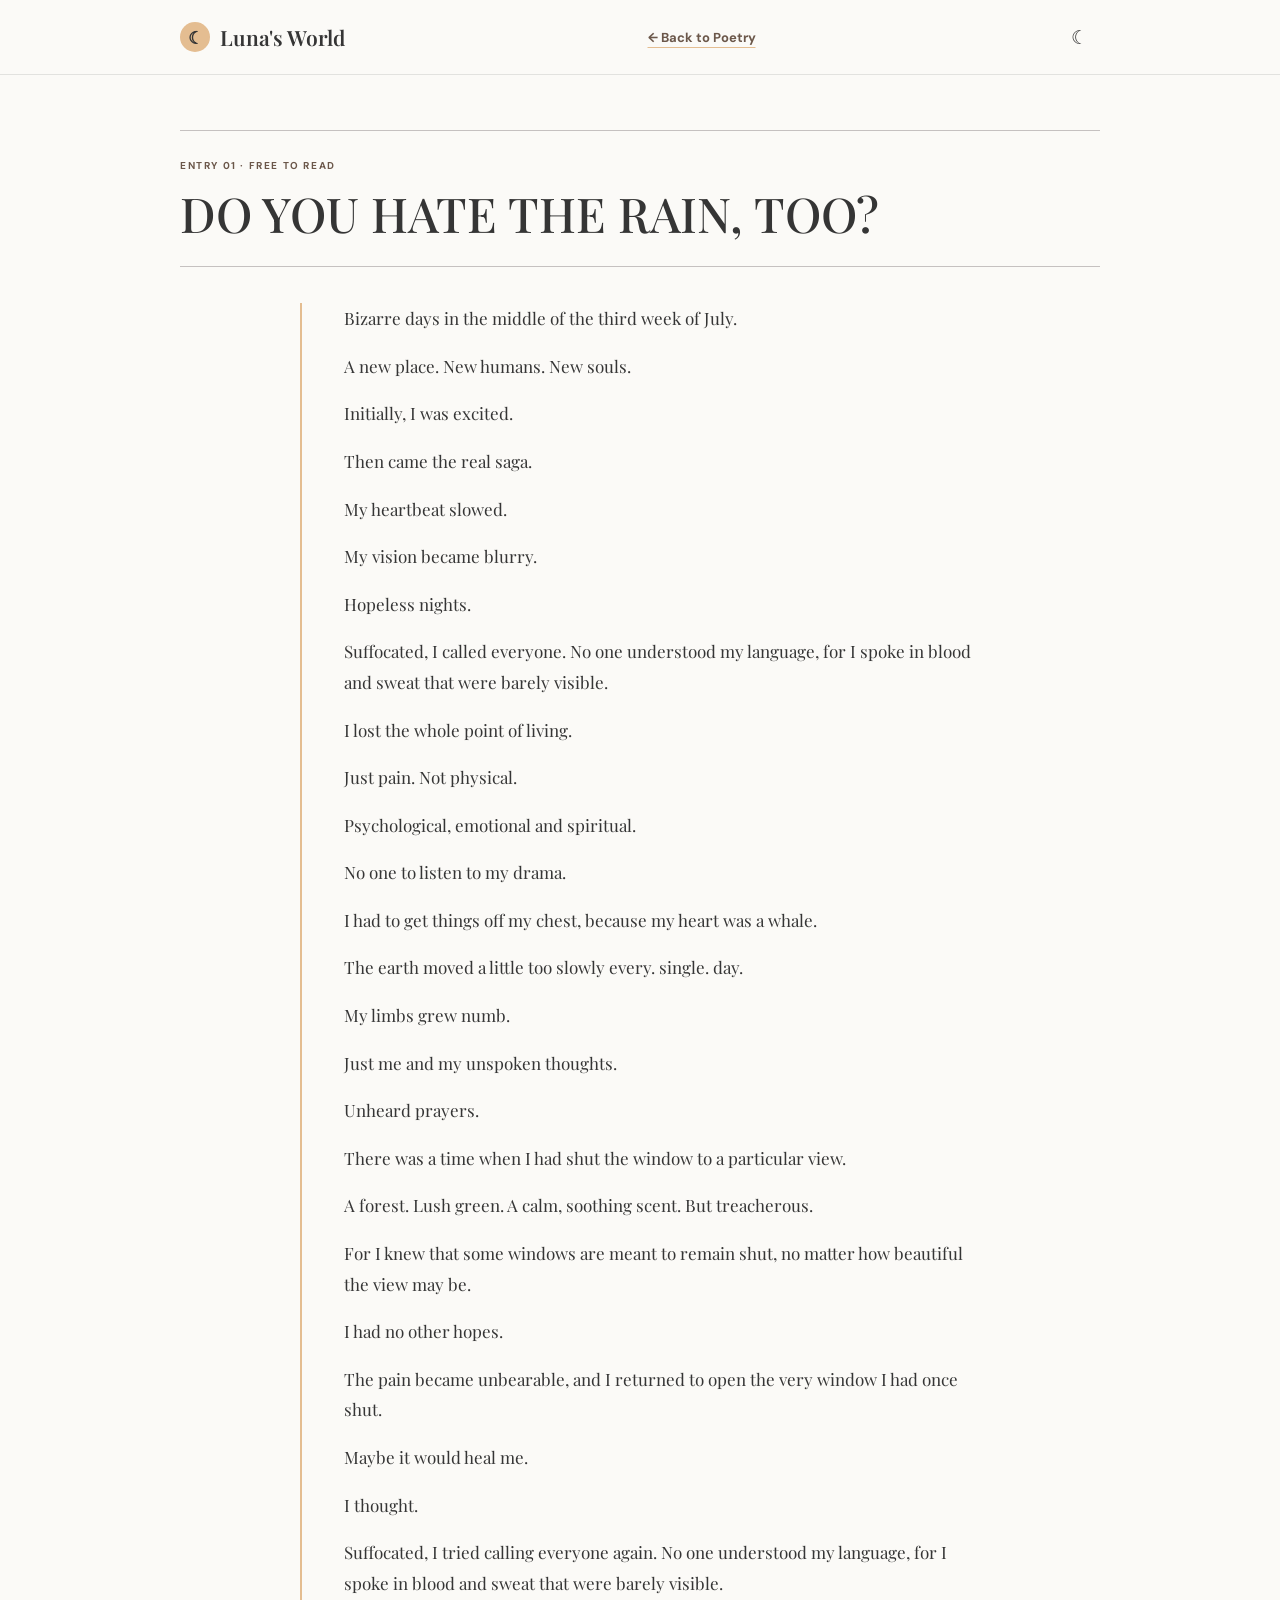
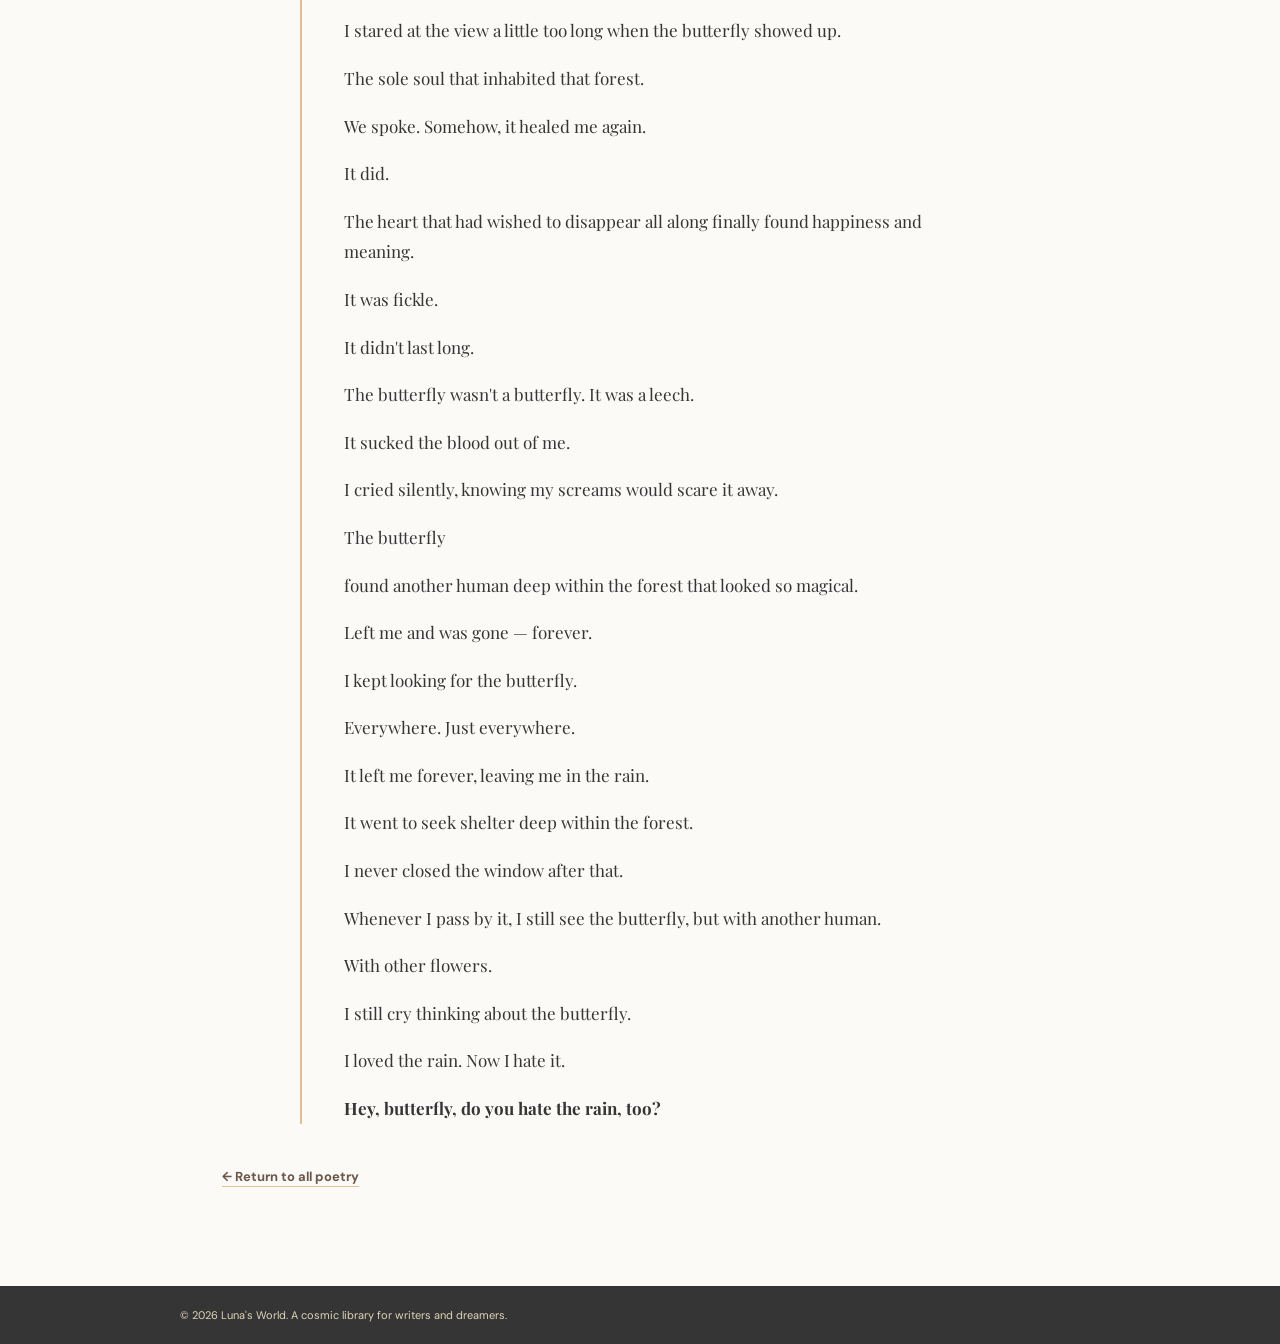
<file: poem-01.html>
<!doctype html>
<html lang="en">
<head>
  <meta charset="utf-8">
  <meta name="viewport" content="width=device-width, initial-scale=1">
  <meta name="theme-color" content="#fbfaf7">
  <script src="theme.js"></script>
  <meta name="description" content="Read Do You Hate the Rain, Too? by Luna.">
  <title>Do You Hate the Rain, Too? | Luna's World</title>
  <link rel="preconnect" href="https://fonts.googleapis.com">
  <link rel="preconnect" href="https://fonts.gstatic.com" crossorigin>
  <link href="https://fonts.googleapis.com/css2?family=DM+Sans:wght@400;500;600;700&family=Playfair+Display:ital,wght@0,500;0,600;0,700;1,500;1,600&display=swap" rel="stylesheet">
  <style>
    :root {
      color-scheme: light;
      --brown: #6b574a;
      --peach: #e4bd91;
      --cream: #dfd6b9;
      --soft-gray: #c5c1c0;
      --olive: #6d6f3a;
      --charcoal: #353535;
      --paper: #fbfaf7;
      --ink-soft: #57534f;
      --serif: "Playfair Display", Georgia, serif;
      --sans: "DM Sans", sans-serif;
    }

    *, *::before, *::after { box-sizing: border-box; }
    html { scroll-behavior: smooth; }
    body { margin: 0; background: var(--paper); color: var(--charcoal); font-family: var(--sans); }
    a { color: inherit; }
    .wrap { width: min(920px, calc(100% - 48px)); margin-inline: auto; }
    .topbar { position: sticky; z-index: 2; top: 0; border-bottom: 1px solid rgb(53 53 53 / 12%); background: rgb(251 250 247 / 94%); backdrop-filter: blur(14px); }
    .nav { min-height: 74px; display: flex; align-items: center; justify-content: space-between; gap: 20px; }
    .brand { display: inline-flex; align-items: center; gap: 10px; font: 600 21px var(--serif); text-decoration: none; }
    .brand-mark { width: 30px; height: 30px; display: grid; place-items: center; border-radius: 50%; background: var(--peach); color: var(--charcoal); font-size: 17px; }
    .back-link { color: var(--brown); font-size: 13px; font-weight: 700; text-decoration-color: var(--peach); text-underline-offset: 5px; }
    main { padding-block: 55px 100px; }
    .poem-heading { margin-bottom: 36px; padding-block: 28px 25px; border-block: 1px solid var(--soft-gray); }
    .poem-number { display: block; margin-bottom: 13px; color: var(--brown); font-size: 10px; font-weight: 700; letter-spacing: 1.6px; }
    h1 { max-width: 720px; margin: 0; font: 500 clamp(32px, 6vw, 48px)/1.17 var(--serif); text-transform: uppercase; }
    .poem-body { max-width: 680px; margin-inline: auto; padding-left: clamp(18px, 4vw, 42px); border-left: 2px solid var(--peach); }
    .poem-body p { margin: 0 0 17px; color: var(--charcoal); font: 400 17px/1.8 var(--serif); }
    .poem-body p:last-child { margin-bottom: 0; }
    .poem-return { display: inline-block; margin: 44px 0 0 clamp(18px, 4vw, 42px); color: var(--brown); font-size: 13px; font-weight: 700; text-decoration-color: var(--peach); text-underline-offset: 5px; }
    footer { padding-block: 22px; background: var(--charcoal); color: var(--paper); }
    footer p { margin: 0; color: var(--cream); font-size: 11px; }
    @media (max-width: 600px) {
      .wrap { width: min(100% - 36px, 520px); }
      .nav { min-height: 66px; }
      .brand { font-size: 19px; }
      main { padding-block: 39px 75px; }
      .poem-heading { margin-bottom: 28px; padding-block: 22px; }
      .poem-body { padding-left: 17px; }
      .poem-body p { font-size: 16px; line-height: 1.75; }
      .poem-return { margin-left: 17px; }
    }
  </style>
  <link rel="stylesheet" href="theme.css">
</head>
<body>
  <header class="topbar">
    <nav class="nav wrap" aria-label="Poem navigation">
      <a class="brand" href="index.html#home"><span class="brand-mark" aria-hidden="true">☾</span> Luna's World</a>
      <a class="back-link" href="index.html#poetry">← Back to Poetry</a>
      <button class="theme-toggle" id="theme-toggle" type="button" aria-label="Switch to dark theme" aria-pressed="false" title="Switch to dark theme">☾</button>
    </nav>
  </header>
  <main class="wrap">
    <article aria-labelledby="poem-rain-title">
      <header class="poem-heading">
        <span class="poem-number">ENTRY 01 · FREE TO READ</span>
        <h1 id="poem-rain-title">DO YOU HATE THE RAIN, TOO?</h1>
      </header>
      <div class="poem-body">
        <p>Bizarre days in the middle of the third week of July.</p>
        <p>A new place. New humans. New souls.</p>
        <p>Initially, I was excited.</p>
        <p>Then came the real saga.</p>
        <p>My heartbeat slowed.</p>
        <p>My vision became blurry.</p>
        <p>Hopeless nights.</p>
        <p>Suffocated, I called everyone. No one understood my language, for I spoke in blood and sweat that were barely visible.</p>
        <p>I lost the whole point of living.</p>
        <p>Just pain. Not physical.</p>
        <p>Psychological, emotional and spiritual.</p>
        <p>No one to listen to my drama.</p>
        <p>I had to get things off my chest, because my heart was a whale.</p>
        <p>The earth moved a little too slowly every. single. day.</p>
        <p>My limbs grew numb.</p>
        <p>Just me and my unspoken thoughts.</p>
        <p>Unheard prayers.</p>
        <p>There was a time when I had shut the window to a particular view.</p>
        <p>A forest. Lush green. A calm, soothing scent. But treacherous.</p>
        <p>For I knew that some windows are meant to remain shut, no matter how beautiful the view may be.</p>
        <p>I had no other hopes.</p>
        <p>The pain became unbearable, and I returned to open the very window I had once shut.</p>
        <p>Maybe it would heal me.</p>
        <p>I thought.</p>
        <p>Suffocated, I tried calling everyone again. No one understood my language, for I spoke in blood and sweat that were barely visible.</p>
        <p>I stared at the view a little too long when the butterfly showed up.</p>
        <p>The sole soul that inhabited that forest.</p>
        <p>We spoke. Somehow, it healed me again.</p>
        <p>It did.</p>
        <p>The heart that had wished to disappear all along finally found happiness and meaning.</p>
        <p>It was fickle.</p>
        <p>It didn't last long.</p>
        <p>The butterfly wasn't a butterfly. It was a leech.</p>
        <p>It sucked the blood out of me.</p>
        <p>I cried silently, knowing my screams would scare it away.</p>
        <p>The butterfly</p>
        <p>found another human deep within the forest that looked so magical.</p>
        <p>Left me and was gone — forever.</p>
        <p>I kept looking for the butterfly.</p>
        <p>Everywhere. Just everywhere.</p>
        <p>It left me forever, leaving me in the rain.</p>
        <p>It went to seek shelter deep within the forest.</p>
        <p>I never closed the window after that.</p>
        <p>Whenever I pass by it, I still see the butterfly, but with another human.</p>
        <p>With other flowers.</p>
        <p>I still cry thinking about the butterfly.</p>
        <p>I loved the rain. Now I hate it.</p>
        <p><strong>Hey, butterfly, do you hate the rain, too?</strong></p>
      </div>
      <a class="poem-return" href="index.html#poetry">← Return to all poetry</a>
    </article>
  </main>
  <footer><div class="wrap"><p>© 2026 Luna's World. A cosmic library for writers and dreamers.</p></div></footer>
</body>
</html>
</file>
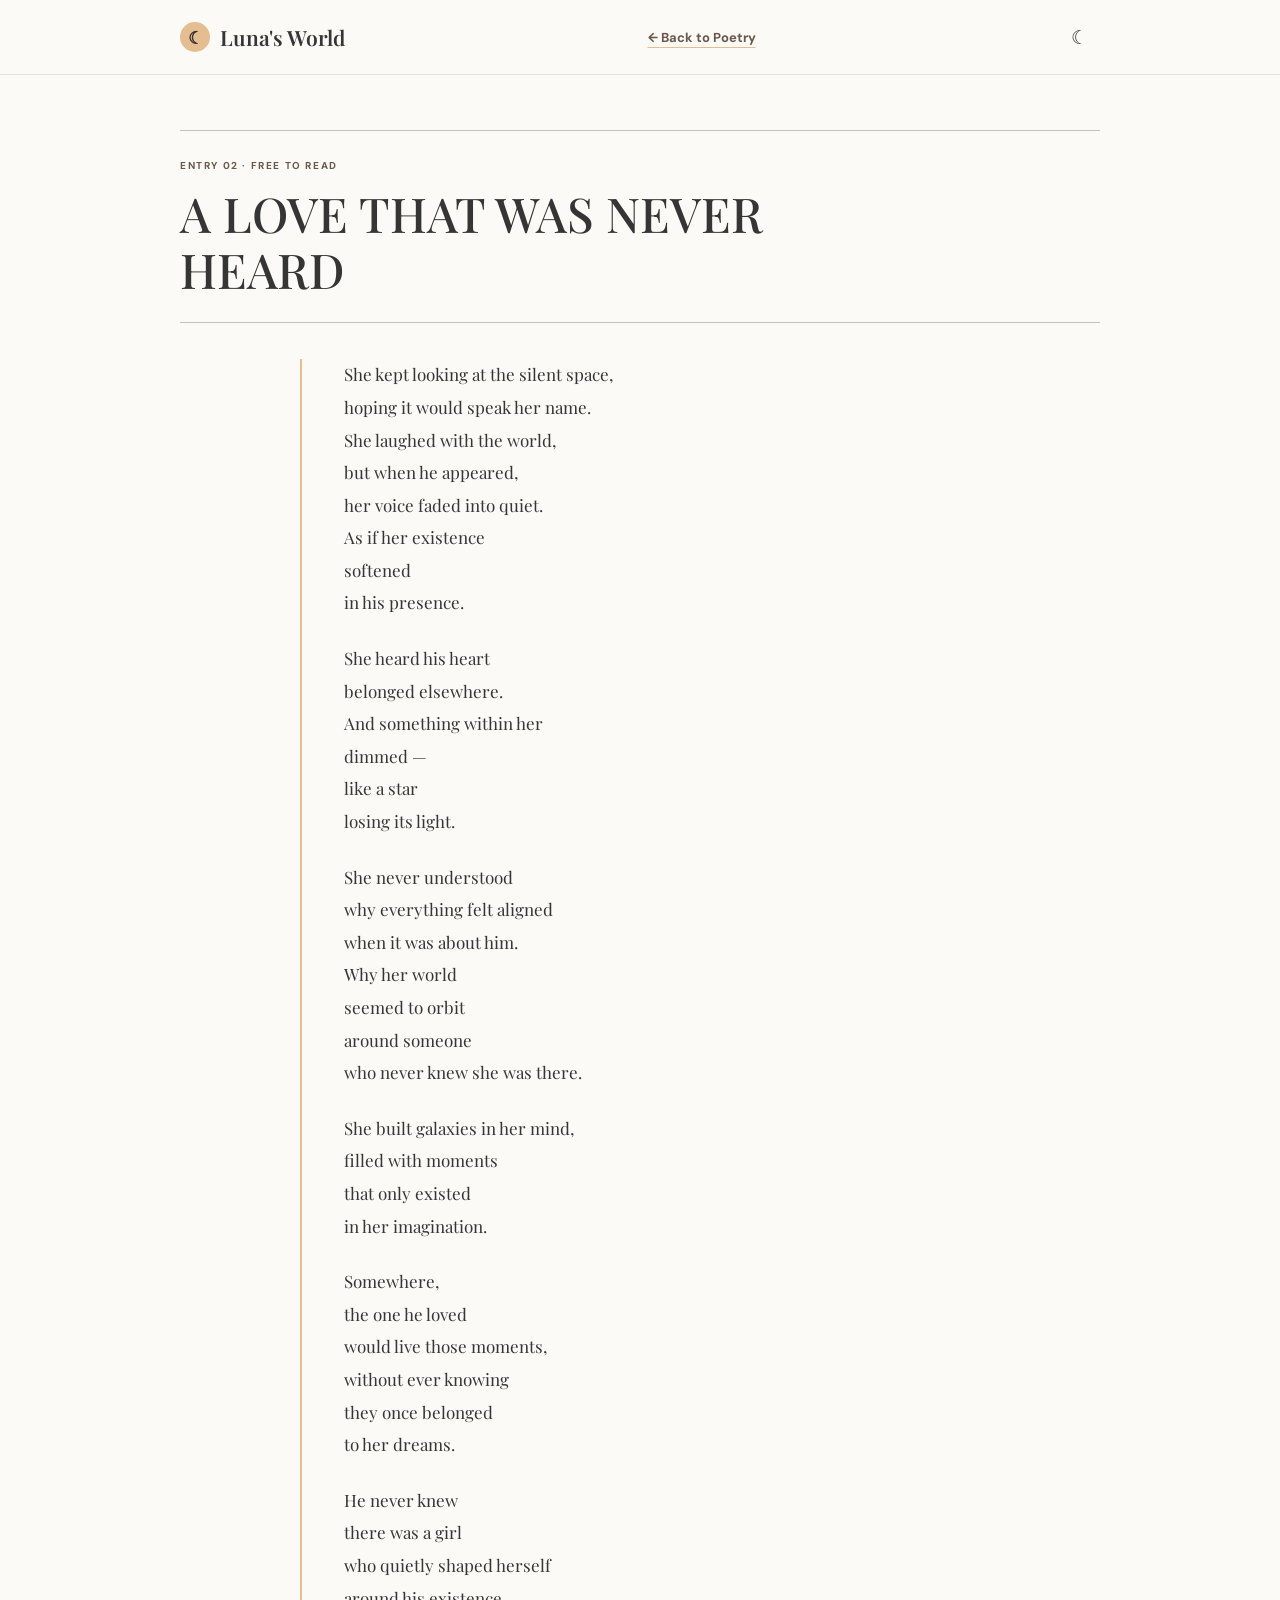
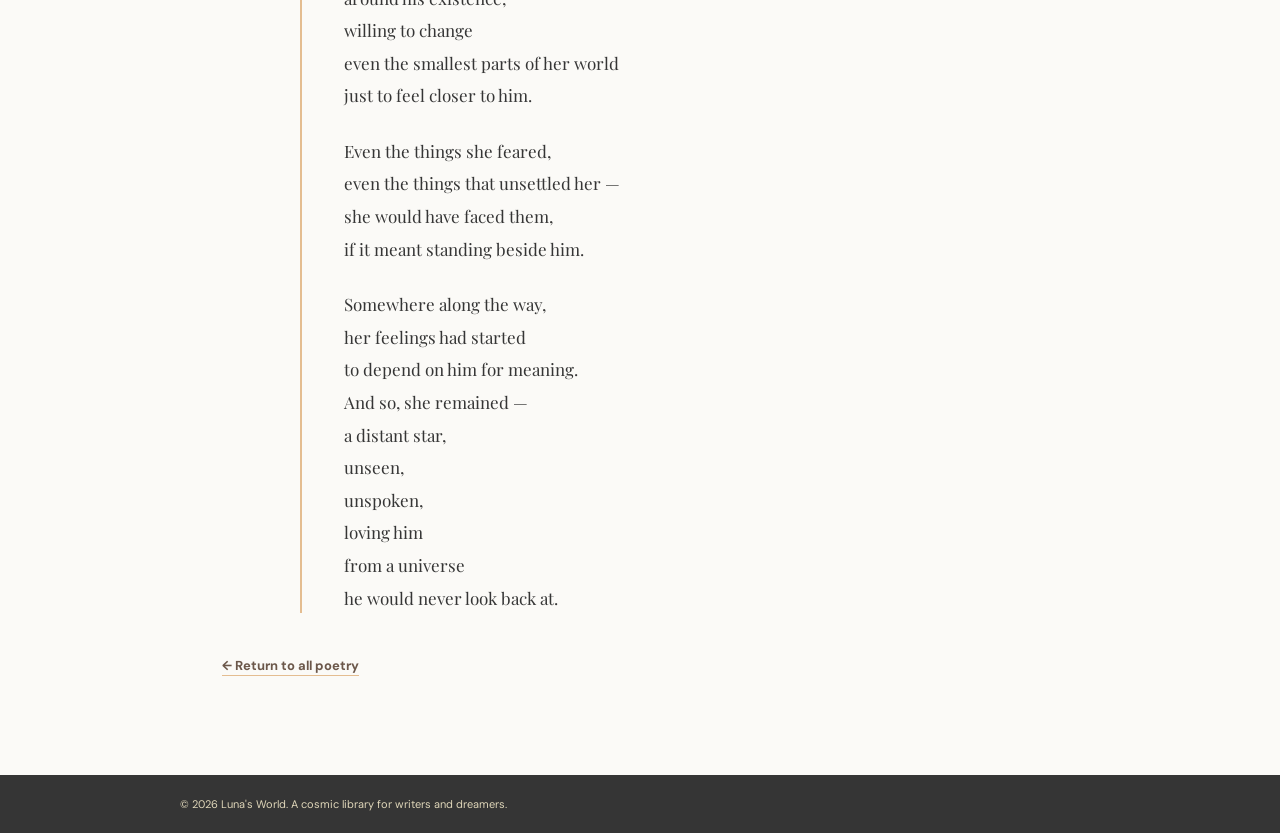
<file: poem-02.html>
<!doctype html>
<html lang="en">
<head>
  <meta charset="utf-8">
  <meta name="viewport" content="width=device-width, initial-scale=1">
  <meta name="theme-color" content="#fbfaf7">
  <script src="theme.js"></script>
  <meta name="description" content="Read A Love That Was Never Heard by Luna.">
  <title>A Love That Was Never Heard | Luna's World</title>
  <link rel="preconnect" href="https://fonts.googleapis.com">
  <link rel="preconnect" href="https://fonts.gstatic.com" crossorigin>
  <link href="https://fonts.googleapis.com/css2?family=DM+Sans:wght@400;500;600;700&family=Playfair+Display:ital,wght@0,500;0,600;0,700;1,500;1,600&display=swap" rel="stylesheet">
  <style>
    :root {
      color-scheme: light;
      --brown: #6b574a;
      --peach: #e4bd91;
      --cream: #dfd6b9;
      --soft-gray: #c5c1c0;
      --olive: #6d6f3a;
      --charcoal: #353535;
      --paper: #fbfaf7;
      --serif: "Playfair Display", Georgia, serif;
      --sans: "DM Sans", sans-serif;
    }

    *, *::before, *::after { box-sizing: border-box; }
    html { scroll-behavior: smooth; }
    body { margin: 0; background: var(--paper); color: var(--charcoal); font-family: var(--sans); }
    a { color: inherit; }
    .wrap { width: min(920px, calc(100% - 48px)); margin-inline: auto; }
    .topbar { position: sticky; z-index: 2; top: 0; border-bottom: 1px solid rgb(53 53 53 / 12%); background: rgb(251 250 247 / 94%); backdrop-filter: blur(14px); }
    .nav { min-height: 74px; display: flex; align-items: center; justify-content: space-between; gap: 20px; }
    .brand { display: inline-flex; align-items: center; gap: 10px; font: 600 21px var(--serif); text-decoration: none; }
    .brand-mark { width: 30px; height: 30px; display: grid; place-items: center; border-radius: 50%; background: var(--peach); color: var(--charcoal); font-size: 17px; }
    .back-link { color: var(--brown); font-size: 13px; font-weight: 700; text-decoration-color: var(--peach); text-underline-offset: 5px; }
    main { padding-block: 55px 100px; }
    .poem-heading { margin-bottom: 36px; padding-block: 28px 25px; border-block: 1px solid var(--soft-gray); }
    .poem-number { display: block; margin-bottom: 13px; color: var(--brown); font-size: 10px; font-weight: 700; letter-spacing: 1.6px; }
    h1 { max-width: 720px; margin: 0; font: 500 clamp(32px, 6vw, 48px)/1.17 var(--serif); text-transform: uppercase; }
    .poem-body { max-width: 680px; margin-inline: auto; padding-left: clamp(18px, 4vw, 42px); border-left: 2px solid var(--peach); }
    .poem-body p { margin: 0 0 25px; color: var(--charcoal); font: 400 17px/1.8 var(--serif); }
    .poem-body p:last-child { margin-bottom: 0; }
    .poem-body br { content: ""; display: block; margin-top: 2px; }
    .poem-return { display: inline-block; margin: 44px 0 0 clamp(18px, 4vw, 42px); color: var(--brown); font-size: 13px; font-weight: 700; text-decoration-color: var(--peach); text-underline-offset: 5px; }
    footer { padding-block: 22px; background: var(--charcoal); color: var(--paper); }
    footer p { margin: 0; color: var(--cream); font-size: 11px; }
    @media (max-width: 600px) {
      .wrap { width: min(100% - 36px, 520px); }
      .nav { min-height: 66px; }
      .brand { font-size: 19px; }
      main { padding-block: 39px 75px; }
      .poem-heading { margin-bottom: 28px; padding-block: 22px; }
      .poem-body { padding-left: 17px; }
      .poem-body p { font-size: 16px; line-height: 1.75; }
      .poem-return { margin-left: 17px; }
    }
  </style>
  <link rel="stylesheet" href="theme.css">
</head>
<body>
  <header class="topbar">
    <nav class="nav wrap" aria-label="Poem navigation">
      <a class="brand" href="index.html#home"><span class="brand-mark" aria-hidden="true">☾</span> Luna's World</a>
      <a class="back-link" href="index.html#poetry">← Back to Poetry</a>
      <button class="theme-toggle" id="theme-toggle" type="button" aria-label="Switch to dark theme" aria-pressed="false" title="Switch to dark theme">☾</button>
    </nav>
  </header>
  <main class="wrap">
    <article aria-labelledby="poem-love-title">
      <header class="poem-heading">
        <span class="poem-number">ENTRY 02 · FREE TO READ</span>
        <h1 id="poem-love-title">A Love That Was Never Heard</h1>
      </header>
      <div class="poem-body">
        <p>She kept looking at the silent space,<br>
hoping it would speak her name.<br>
She laughed with the world,<br>
but when he appeared,<br>
her voice faded into quiet.<br>
As if her existence<br>
softened<br>
in his presence.</p>
        <p>She heard his heart<br>
belonged elsewhere.<br>
And something within her<br>
dimmed —<br>
like a star<br>
losing its light.</p>
        <p>She never understood<br>
why everything felt aligned<br>
when it was about him.<br>
Why her world<br>
seemed to orbit<br>
around someone<br>
who never knew she was there.</p>
        <p>She built galaxies in her mind,<br>
filled with moments<br>
that only existed<br>
in her imagination.</p>
        <p>Somewhere,<br>
the one he loved<br>
would live those moments,<br>
without ever knowing<br>
they once belonged<br>
to her dreams.</p>
        <p>He never knew<br>
there was a girl<br>
who quietly shaped herself<br>
around his existence,<br>
willing to change<br>
even the smallest parts of her world<br>
just to feel closer to him.</p>
        <p>Even the things she feared,<br>
even the things that unsettled her —<br>
she would have faced them,<br>
if it meant standing beside him.</p>
        <p>Somewhere along the way,<br>
her feelings had started<br>
to depend on him for meaning.<br>
And so, she remained —<br>
a distant star,<br>
unseen,<br>
unspoken,<br>
loving him<br>
from a universe<br>
he would never look back at.</p>
      </div>
      <a class="poem-return" href="index.html#poetry">← Return to all poetry</a>
    </article>
  </main>
  <footer><div class="wrap"><p>© 2026 Luna's World. A cosmic library for writers and dreamers.</p></div></footer>
</body>
</html>
</file>
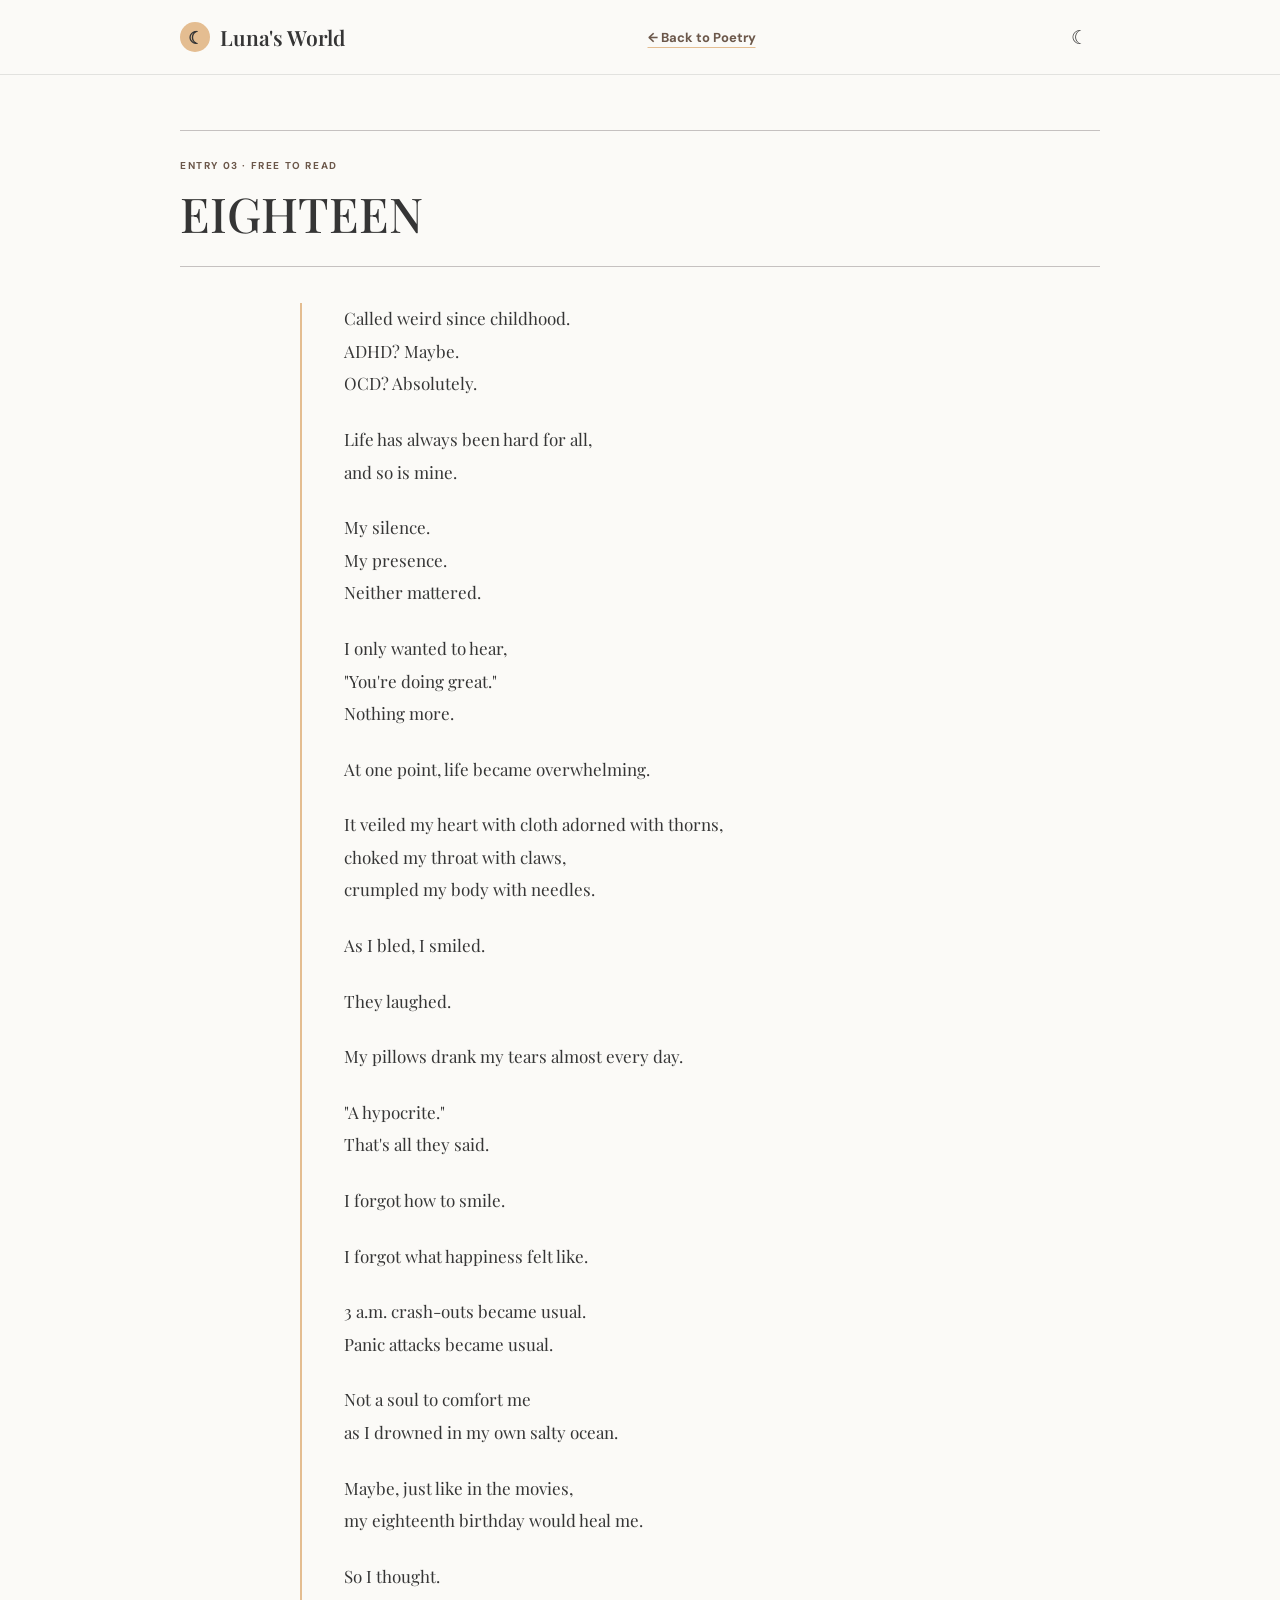
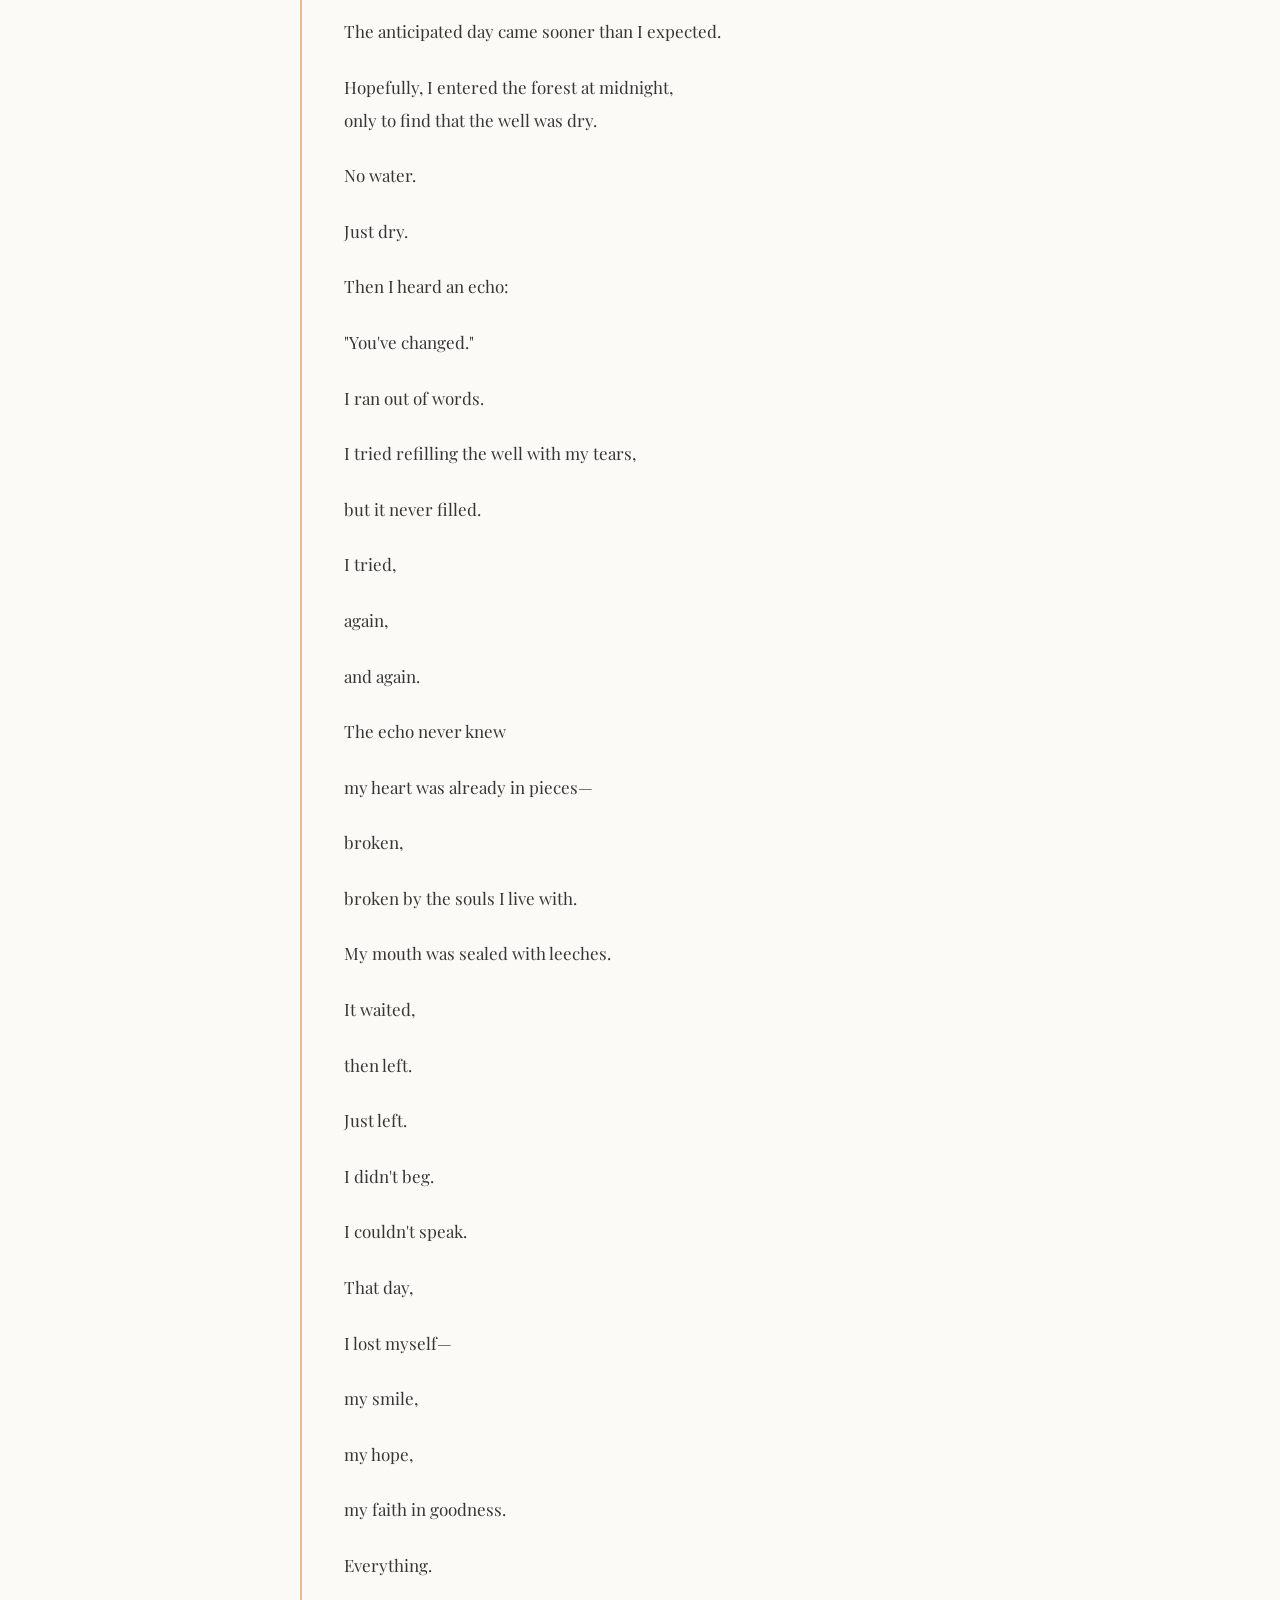
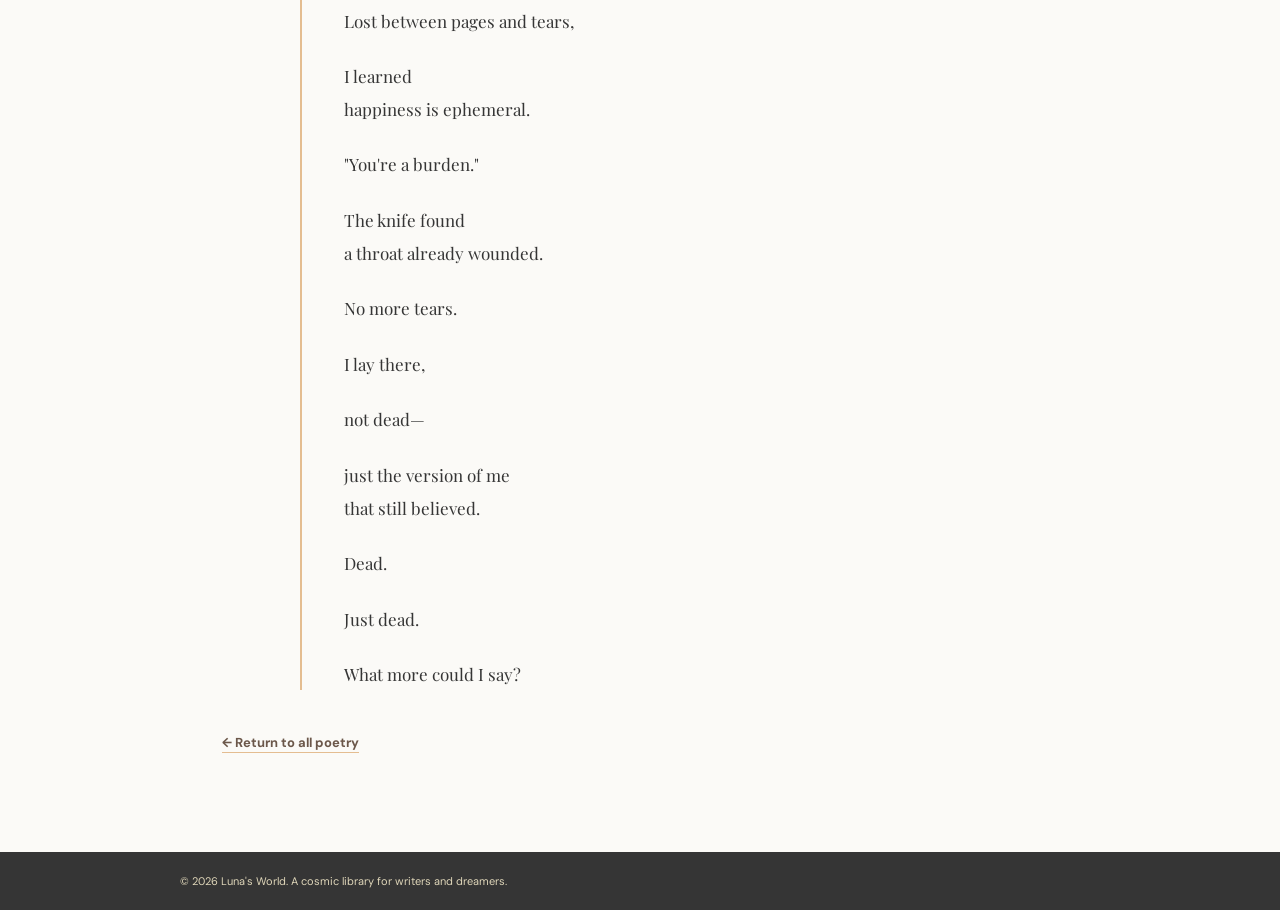
<file: poem-03.html>
<!doctype html>
<html lang="en">
<head>
  <meta charset="utf-8">
  <meta name="viewport" content="width=device-width, initial-scale=1">
  <meta name="theme-color" content="#fbfaf7">
        <script src="theme.js"></script>
  <meta name="description" content="Read EIGHTEEN by Luna.">
  <title>EIGHTEEN | Luna's World</title>
  <link rel="preconnect" href="https://fonts.googleapis.com">
  <link rel="preconnect" href="https://fonts.gstatic.com" crossorigin>
  <link href="https://fonts.googleapis.com/css2?family=DM+Sans:wght@400;500;600;700&family=Playfair+Display:ital,wght@0,500;0,600;0,700;1,500;1,600&display=swap" rel="stylesheet">
  <style>
    :root {
      color-scheme: light;
      --brown: #6b574a;
      --peach: #e4bd91;
      --cream: #dfd6b9;
      --soft-gray: #c5c1c0;
      --olive: #6d6f3a;
      --charcoal: #353535;
      --paper: #fbfaf7;
      --serif: "Playfair Display", Georgia, serif;
      --sans: "DM Sans", sans-serif;
    }

    *, *::before, *::after { box-sizing: border-box; }
    html { scroll-behavior: smooth; }
    body { margin: 0; background: var(--paper); color: var(--charcoal); font-family: var(--sans); }
    a { color: inherit; }
    .wrap { width: min(920px, calc(100% - 48px)); margin-inline: auto; }
    .topbar { position: sticky; z-index: 2; top: 0; border-bottom: 1px solid rgb(53 53 53 / 12%); background: rgb(251 250 247 / 94%); backdrop-filter: blur(14px); }
    .nav { min-height: 74px; display: flex; align-items: center; justify-content: space-between; gap: 20px; }
    .brand { display: inline-flex; align-items: center; gap: 10px; font: 600 21px var(--serif); text-decoration: none; }
    .brand-mark { width: 30px; height: 30px; display: grid; place-items: center; border-radius: 50%; background: var(--peach); color: var(--charcoal); font-size: 17px; }
    .back-link { color: var(--brown); font-size: 13px; font-weight: 700; text-decoration-color: var(--peach); text-underline-offset: 5px; }
    main { padding-block: 55px 100px; }
    .poem-heading { margin-bottom: 36px; padding-block: 28px 25px; border-block: 1px solid var(--soft-gray); }
    .poem-number { display: block; margin-bottom: 13px; color: var(--brown); font-size: 10px; font-weight: 700; letter-spacing: 1.6px; }
        h1 { max-width: 720px; margin: 0; font: 500 clamp(32px, 6vw, 48px)/1.17 var(--serif); text-transform: uppercase; }
    .poem-body { max-width: 680px; margin-inline: auto; padding-left: clamp(18px, 4vw, 42px); border-left: 2px solid var(--peach); }
    .poem-body p { margin: 0 0 25px; color: var(--charcoal); font: 400 17px/1.8 var(--serif); }
    .poem-body p:last-child { margin-bottom: 0; }
    .poem-body br { content: ""; display: block; margin-top: 2px; }
    .poem-return { display: inline-block; margin: 44px 0 0 clamp(18px, 4vw, 42px); color: var(--brown); font-size: 13px; font-weight: 700; text-decoration-color: var(--peach); text-underline-offset: 5px; }
    footer { padding-block: 22px; background: var(--charcoal); color: var(--paper); }
    footer p { margin: 0; color: var(--cream); font-size: 11px; }
    @media (max-width: 600px) {
      .wrap { width: min(100% - 36px, 520px); }
      .nav { min-height: 66px; }
      .brand { font-size: 19px; }
      main { padding-block: 39px 75px; }
      .poem-heading { margin-bottom: 28px; padding-block: 22px; }
      .poem-body { padding-left: 17px; }
      .poem-body p { font-size: 16px; line-height: 1.75; }
      .poem-return { margin-left: 17px; }
    }
        </style>
        <link rel="stylesheet" href="theme.css">
</head>
<body>
  <header class="topbar">
    <nav class="nav wrap" aria-label="Poem navigation">
      <a class="brand" href="index.html#home"><span class="brand-mark" aria-hidden="true">☾</span> Luna's World</a>
      <a class="back-link" href="index.html#poetry">← Back to Poetry</a>
                        <button class="theme-toggle" id="theme-toggle" type="button" aria-label="Switch to dark theme" aria-pressed="false" title="Switch to dark theme">☾</button>
    </nav>
  </header>
  <main class="wrap">
    <article aria-labelledby="poem-eighteen-title">
      <header class="poem-heading">
        <span class="poem-number">ENTRY 03 · FREE TO READ</span>
        <h1 id="poem-eighteen-title">EIGHTEEN</h1>
      </header>
      <div class="poem-body">
        <p>Called weird since childhood.<br>
ADHD? Maybe.<br>
OCD? Absolutely.</p>
        <p>Life has always been hard for all,<br>
and so is mine.</p>
        <p>My silence.<br>
My presence.<br>
Neither mattered.</p>
        <p>I only wanted to hear,<br>
"You're doing great."<br>
Nothing more.</p>
        <p>At one point, life became overwhelming.</p>
        <p>It veiled my heart with cloth adorned with thorns,<br>
choked my throat with claws,<br>
crumpled my body with needles.</p>
        <p>As I bled, I smiled.</p>
        <p>They laughed.</p>
        <p>My pillows drank my tears almost every day.</p>
        <p>"A hypocrite."<br>
That's all they said.</p>
        <p>I forgot how to smile.</p>
        <p>I forgot what happiness felt like.</p>
        <p>3 a.m. crash-outs became usual.<br>
Panic attacks became usual.</p>
        <p>Not a soul to comfort me<br>
as I drowned in my own salty ocean.</p>
        <p>Maybe, just like in the movies,<br>
my eighteenth birthday would heal me.</p>
        <p>So I thought.</p>
        <p>The anticipated day came sooner than I expected.</p>
        <p>Hopefully, I entered the forest at midnight,<br>
only to find that the well was dry.</p>
        <p>No water.</p>
        <p>Just dry.</p>
        <p>Then I heard an echo:</p>
        <p>"You've changed."</p>
        <p>I ran out of words.</p>
        <p>I tried refilling the well with my tears,</p>
        <p>but it never filled.</p>
        <p>I tried,</p>
        <p>again,</p>
        <p>and again.</p>
        <p>The echo never knew</p>
        <p>my heart was already in pieces—</p>
        <p>broken,</p>
        <p>broken by the souls I live with.</p>
        <p>My mouth was sealed with leeches.</p>
        <p>It waited,</p>
        <p>then left.</p>
        <p>Just left.</p>
        <p>I didn't beg.</p>
        <p>I couldn't speak.</p>
        <p>That day,</p>
        <p>I lost myself—</p>
        <p>my smile,</p>
        <p>my hope,</p>
        <p>my faith in goodness.</p>
        <p>Everything.</p>
        <p>Lost between pages and tears,</p>
        <p>I learned<br>
happiness is ephemeral.</p>
        <p>"You're a burden."</p>
        <p>The knife found<br>
a throat already wounded.</p>
        <p>No more tears.</p>
        <p>I lay there,</p>
        <p>not dead—</p>
        <p>just the version of me<br>
that still believed.</p>
        <p>Dead.</p>
        <p>Just dead.</p>
        <p>What more could I say?</p>
      </div>
      <a class="poem-return" href="index.html#poetry">← Return to all poetry</a>
    </article>
  </main>
  <footer><div class="wrap"><p>© 2026 Luna's World. A cosmic library for writers and dreamers.</p></div></footer>
</body>
</html>
</file>
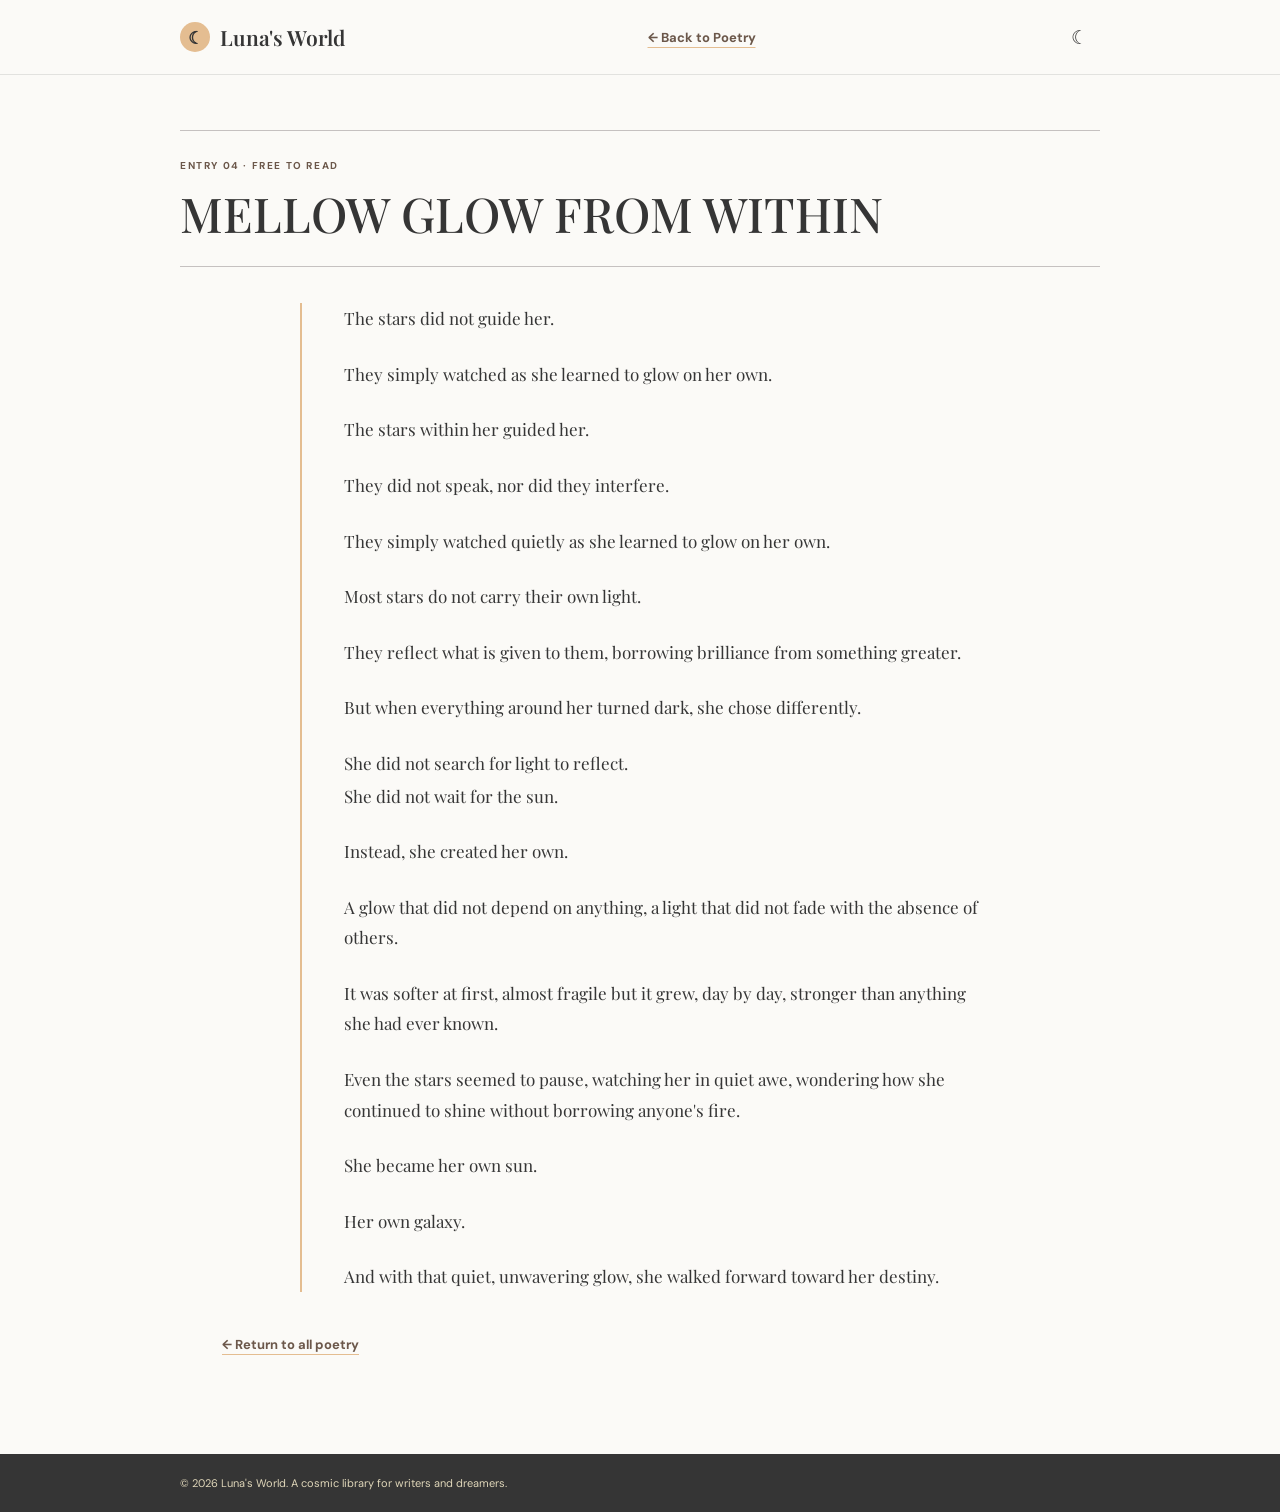
<file: poem-04.html>
<!doctype html>
<html lang="en">
<head>
  <meta charset="utf-8">
  <meta name="viewport" content="width=device-width, initial-scale=1">
  <meta name="theme-color" content="#fbfaf7">
  <script src="theme.js"></script>
  <meta name="description" content="Read Mellow Glow From Within by Luna.">
  <title>Mellow Glow From Within | Luna's World</title>
  <link rel="preconnect" href="https://fonts.googleapis.com">
  <link rel="preconnect" href="https://fonts.gstatic.com" crossorigin>
  <link href="https://fonts.googleapis.com/css2?family=DM+Sans:wght@400;500;600;700&family=Playfair+Display:ital,wght@0,500;0,600;0,700;1,500;1,600&display=swap" rel="stylesheet">
  <style>
    :root {
      color-scheme: light;
      --brown: #6b574a;
      --peach: #e4bd91;
      --cream: #dfd6b9;
      --soft-gray: #c5c1c0;
      --olive: #6d6f3a;
      --charcoal: #353535;
      --paper: #fbfaf7;
      --serif: "Playfair Display", Georgia, serif;
      --sans: "DM Sans", sans-serif;
    }

    *, *::before, *::after { box-sizing: border-box; }
    html { scroll-behavior: smooth; }
    body { margin: 0; background: var(--paper); color: var(--charcoal); font-family: var(--sans); }
    a { color: inherit; }
    .wrap { width: min(920px, calc(100% - 48px)); margin-inline: auto; }
    .topbar { position: sticky; z-index: 2; top: 0; border-bottom: 1px solid rgb(53 53 53 / 12%); background: rgb(251 250 247 / 94%); backdrop-filter: blur(14px); }
    .nav { min-height: 74px; display: flex; align-items: center; justify-content: space-between; gap: 20px; }
    .brand { display: inline-flex; align-items: center; gap: 10px; font: 600 21px var(--serif); text-decoration: none; }
    .brand-mark { width: 30px; height: 30px; display: grid; place-items: center; border-radius: 50%; background: var(--peach); color: var(--charcoal); font-size: 17px; }
    .back-link { color: var(--brown); font-size: 13px; font-weight: 700; text-decoration-color: var(--peach); text-underline-offset: 5px; }
    main { padding-block: 55px 100px; }
    .poem-heading { margin-bottom: 36px; padding-block: 28px 25px; border-block: 1px solid var(--soft-gray); }
    .poem-number { display: block; margin-bottom: 13px; color: var(--brown); font-size: 10px; font-weight: 700; letter-spacing: 1.6px; }
    h1 { max-width: 720px; margin: 0; font: 500 clamp(32px, 6vw, 48px)/1.17 var(--serif); text-transform: uppercase; }
    .poem-body { max-width: 680px; margin-inline: auto; padding-left: clamp(18px, 4vw, 42px); border-left: 2px solid var(--peach); }
    .poem-body p { margin: 0 0 25px; color: var(--charcoal); font: 400 17px/1.8 var(--serif); }
    .poem-body p:last-child { margin-bottom: 0; }
    .poem-body br { content: ""; display: block; margin-top: 2px; }
    .poem-return { display: inline-block; margin: 44px 0 0 clamp(18px, 4vw, 42px); color: var(--brown); font-size: 13px; font-weight: 700; text-decoration-color: var(--peach); text-underline-offset: 5px; }
    footer { padding-block: 22px; background: var(--charcoal); color: var(--paper); }
    footer p { margin: 0; color: var(--cream); font-size: 11px; }
    @media (max-width: 600px) {
      .wrap { width: min(100% - 36px, 520px); }
      .nav { min-height: 66px; }
      .brand { font-size: 19px; }
      main { padding-block: 39px 75px; }
      .poem-heading { margin-bottom: 28px; padding-block: 22px; }
      .poem-body { padding-left: 17px; }
      .poem-body p { font-size: 16px; line-height: 1.75; }
      .poem-return { margin-left: 17px; }
    }
  </style>
  <link rel="stylesheet" href="theme.css">
</head>
<body>
  <header class="topbar">
    <nav class="nav wrap" aria-label="Poem navigation">
      <a class="brand" href="index.html#home"><span class="brand-mark" aria-hidden="true">☾</span> Luna's World</a>
      <a class="back-link" href="index.html#poetry">← Back to Poetry</a>
      <button class="theme-toggle" id="theme-toggle" type="button" aria-label="Switch to dark theme" aria-pressed="false" title="Switch to dark theme">☾</button>
    </nav>
  </header>
  <main class="wrap">
    <article aria-labelledby="poem-glow-title">
      <header class="poem-heading">
        <span class="poem-number">ENTRY 04 · FREE TO READ</span>
        <h1 id="poem-glow-title">Mellow Glow From Within</h1>
      </header>
      <div class="poem-body">
        <p>The stars did not guide her.</p>
        <p>They simply watched as she learned to glow on her own.</p>
        <p>The stars within her guided her.</p>
        <p>They did not speak, nor did they interfere.</p>
        <p>They simply watched quietly as she learned to glow on her own.</p>
        <p>Most stars do not carry their own light.</p>
        <p>They reflect what is given to them, borrowing brilliance from something greater.</p>
        <p>But when everything around her turned dark, she chose differently.</p>
        <p>She did not search for light to reflect.<br>
She did not wait for the sun.</p>
        <p>Instead, she created her own.</p>
        <p>A glow that did not depend on anything, a light that did not fade with the absence of others.</p>
        <p>It was softer at first, almost fragile but it grew, day by day, stronger than anything she had ever known.</p>
        <p>Even the stars seemed to pause, watching her in quiet awe, wondering how she continued to shine without borrowing anyone's fire.</p>
        <p>She became her own sun.</p>
        <p>Her own galaxy.</p>
        <p>And with that quiet, unwavering glow, she walked forward toward her destiny.</p>
      </div>
      <a class="poem-return" href="index.html#poetry">← Return to all poetry</a>
    </article>
  </main>
  <footer><div class="wrap"><p>© 2026 Luna's World. A cosmic library for writers and dreamers.</p></div></footer>
</body>
</html>
</file>
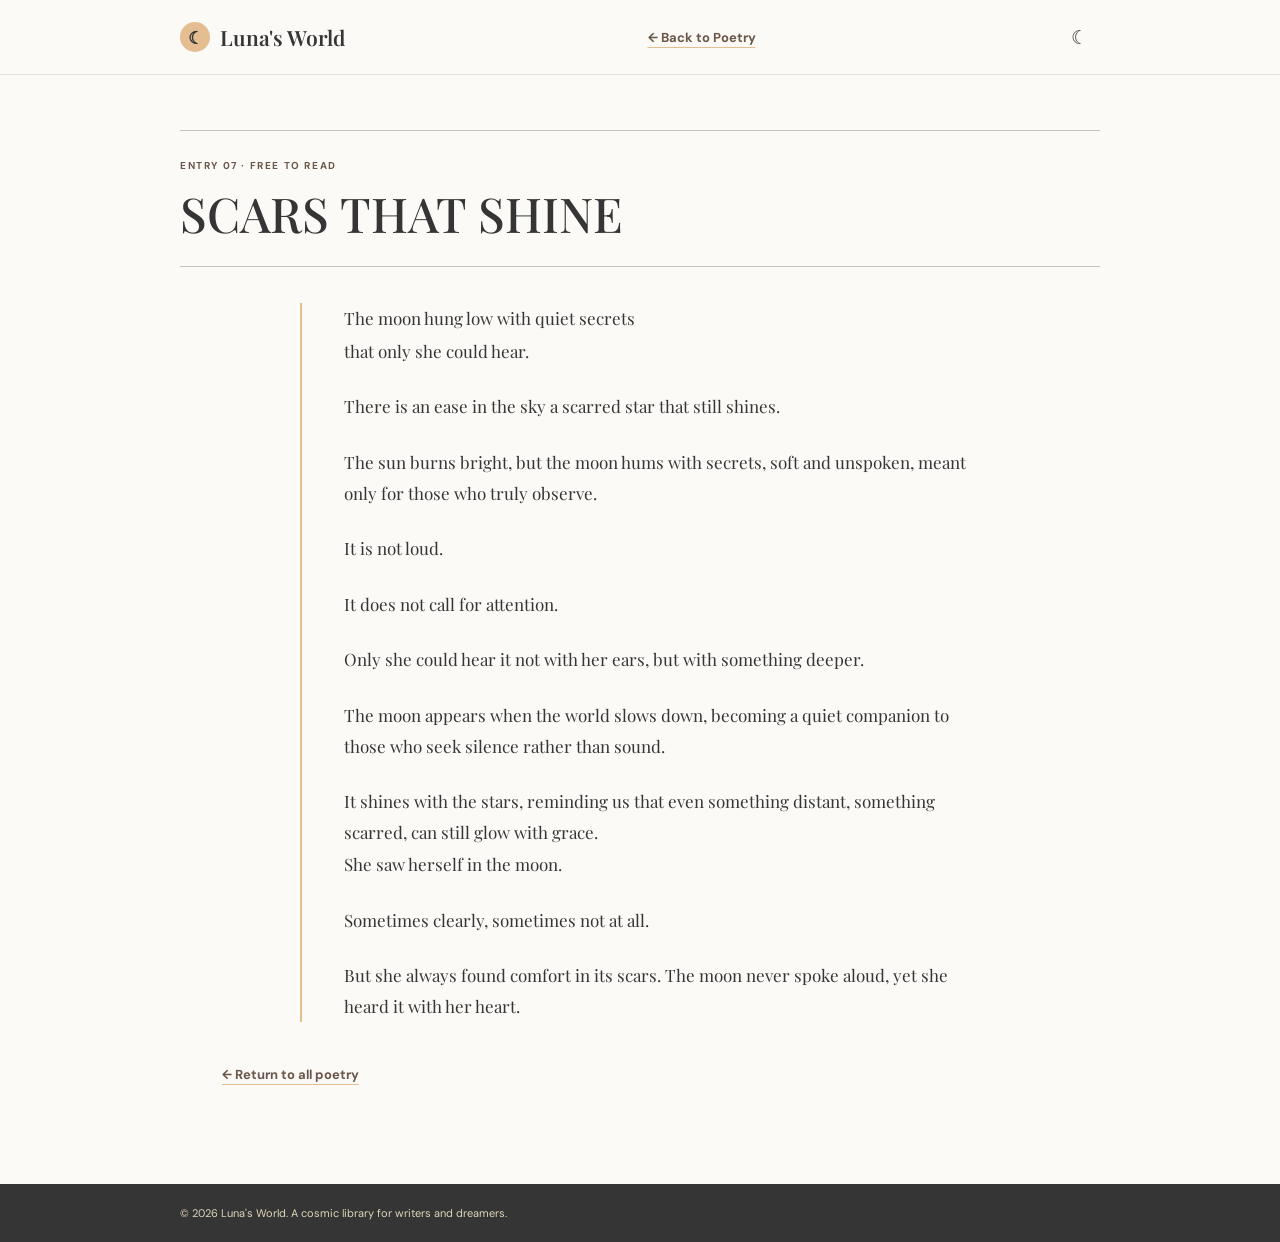
<file: poem-07.html>
<!doctype html>
<html lang="en">
<head>
  <meta charset="utf-8">
  <meta name="viewport" content="width=device-width, initial-scale=1">
  <meta name="theme-color" content="#fbfaf7">
  <script src="theme.js"></script>
  <meta name="description" content="Read Scars That Shine by Luna.">
  <title>Scars That Shine | Luna's World</title>
  <link rel="preconnect" href="https://fonts.googleapis.com">
  <link rel="preconnect" href="https://fonts.gstatic.com" crossorigin>
  <link href="https://fonts.googleapis.com/css2?family=DM+Sans:wght@400;500;600;700&family=Playfair+Display:ital,wght@0,500;0,600;0,700;1,500;1,600&display=swap" rel="stylesheet">
  <style>
    :root {
      color-scheme: light;
      --brown: #6b574a;
      --peach: #e4bd91;
      --cream: #dfd6b9;
      --soft-gray: #c5c1c0;
      --olive: #6d6f3a;
      --charcoal: #353535;
      --paper: #fbfaf7;
      --serif: "Playfair Display", Georgia, serif;
      --sans: "DM Sans", sans-serif;
    }

    *, *::before, *::after { box-sizing: border-box; }
    html { scroll-behavior: smooth; }
    body { margin: 0; background: var(--paper); color: var(--charcoal); font-family: var(--sans); }
    a { color: inherit; }
    .wrap { width: min(920px, calc(100% - 48px)); margin-inline: auto; }
    .topbar { position: sticky; z-index: 2; top: 0; border-bottom: 1px solid rgb(53 53 53 / 12%); background: rgb(251 250 247 / 94%); backdrop-filter: blur(14px); }
    .nav { min-height: 74px; display: flex; align-items: center; justify-content: space-between; gap: 20px; }
    .brand { display: inline-flex; align-items: center; gap: 10px; font: 600 21px var(--serif); text-decoration: none; }
    .brand-mark { width: 30px; height: 30px; display: grid; place-items: center; border-radius: 50%; background: var(--peach); color: var(--charcoal); font-size: 17px; }
    .back-link { color: var(--brown); font-size: 13px; font-weight: 700; text-decoration-color: var(--peach); text-underline-offset: 5px; }
    main { padding-block: 55px 100px; }
    .poem-heading { margin-bottom: 36px; padding-block: 28px 25px; border-block: 1px solid var(--soft-gray); }
    .poem-number { display: block; margin-bottom: 13px; color: var(--brown); font-size: 10px; font-weight: 700; letter-spacing: 1.6px; }
    h1 { max-width: 720px; margin: 0; font: 500 clamp(32px, 6vw, 48px)/1.17 var(--serif); text-transform: uppercase; }
    .poem-body { max-width: 680px; margin-inline: auto; padding-left: clamp(18px, 4vw, 42px); border-left: 2px solid var(--peach); }
    .poem-body p { margin: 0 0 25px; color: var(--charcoal); font: 400 17px/1.8 var(--serif); }
    .poem-body p:last-child { margin-bottom: 0; }
    .poem-body br { content: ""; display: block; margin-top: 2px; }
    .poem-return { display: inline-block; margin: 44px 0 0 clamp(18px, 4vw, 42px); color: var(--brown); font-size: 13px; font-weight: 700; text-decoration-color: var(--peach); text-underline-offset: 5px; }
    footer { padding-block: 22px; background: var(--charcoal); color: var(--paper); }
    footer p { margin: 0; color: var(--cream); font-size: 11px; }
    @media (max-width: 600px) {
      .wrap { width: min(100% - 36px, 520px); }
      .nav { min-height: 66px; }
      .brand { font-size: 19px; }
      main { padding-block: 39px 75px; }
      .poem-heading { margin-bottom: 28px; padding-block: 22px; }
      .poem-body { padding-left: 17px; }
      .poem-body p { font-size: 16px; line-height: 1.75; }
      .poem-return { margin-left: 17px; }
    }
  </style>
  <link rel="stylesheet" href="theme.css">
</head>
<body>
  <header class="topbar">
    <nav class="nav wrap" aria-label="Poem navigation">
      <a class="brand" href="index.html#home"><span class="brand-mark" aria-hidden="true">☾</span> Luna's World</a>
      <a class="back-link" href="index.html#poetry">← Back to Poetry</a>
      <button class="theme-toggle" id="theme-toggle" type="button" aria-label="Switch to dark theme" aria-pressed="false" title="Switch to dark theme">☾</button>
    </nav>
  </header>
  <main class="wrap">
    <article aria-labelledby="poem-scars-title">
      <header class="poem-heading">
        <span class="poem-number">ENTRY 07 · FREE TO READ</span>
        <h1 id="poem-scars-title">SCARS THAT SHINE</h1>
      </header>
      <div class="poem-body">
        <p>The moon hung low with quiet secrets<br>
that only she could hear.</p>
        <p>There is an ease in the sky a scarred star that still shines.</p>
        <p>The sun burns bright, but the moon hums with secrets, soft and unspoken, meant only for those who truly observe.</p>
        <p>It is not loud.</p>
        <p>It does not call for attention.</p>
        <p>Only she could hear it not with her ears, but with something deeper.</p>
        <p>The moon appears when the world slows down, becoming a quiet companion to those who seek silence rather than sound.</p>
        <p>It shines with the stars, reminding us that even something distant, something scarred, can still glow with grace.<br>
She saw herself in the moon.</p>
        <p>Sometimes clearly, sometimes not at all.</p>
        <p>But she always found comfort in its scars. The moon never spoke aloud, yet she heard it with her heart.</p>
      </div>
      <a class="poem-return" href="index.html#poetry">← Return to all poetry</a>
    </article>
  </main>
  <footer><div class="wrap"><p>© 2026 Luna's World. A cosmic library for writers and dreamers.</p></div></footer>
</body>
</html>
</file>
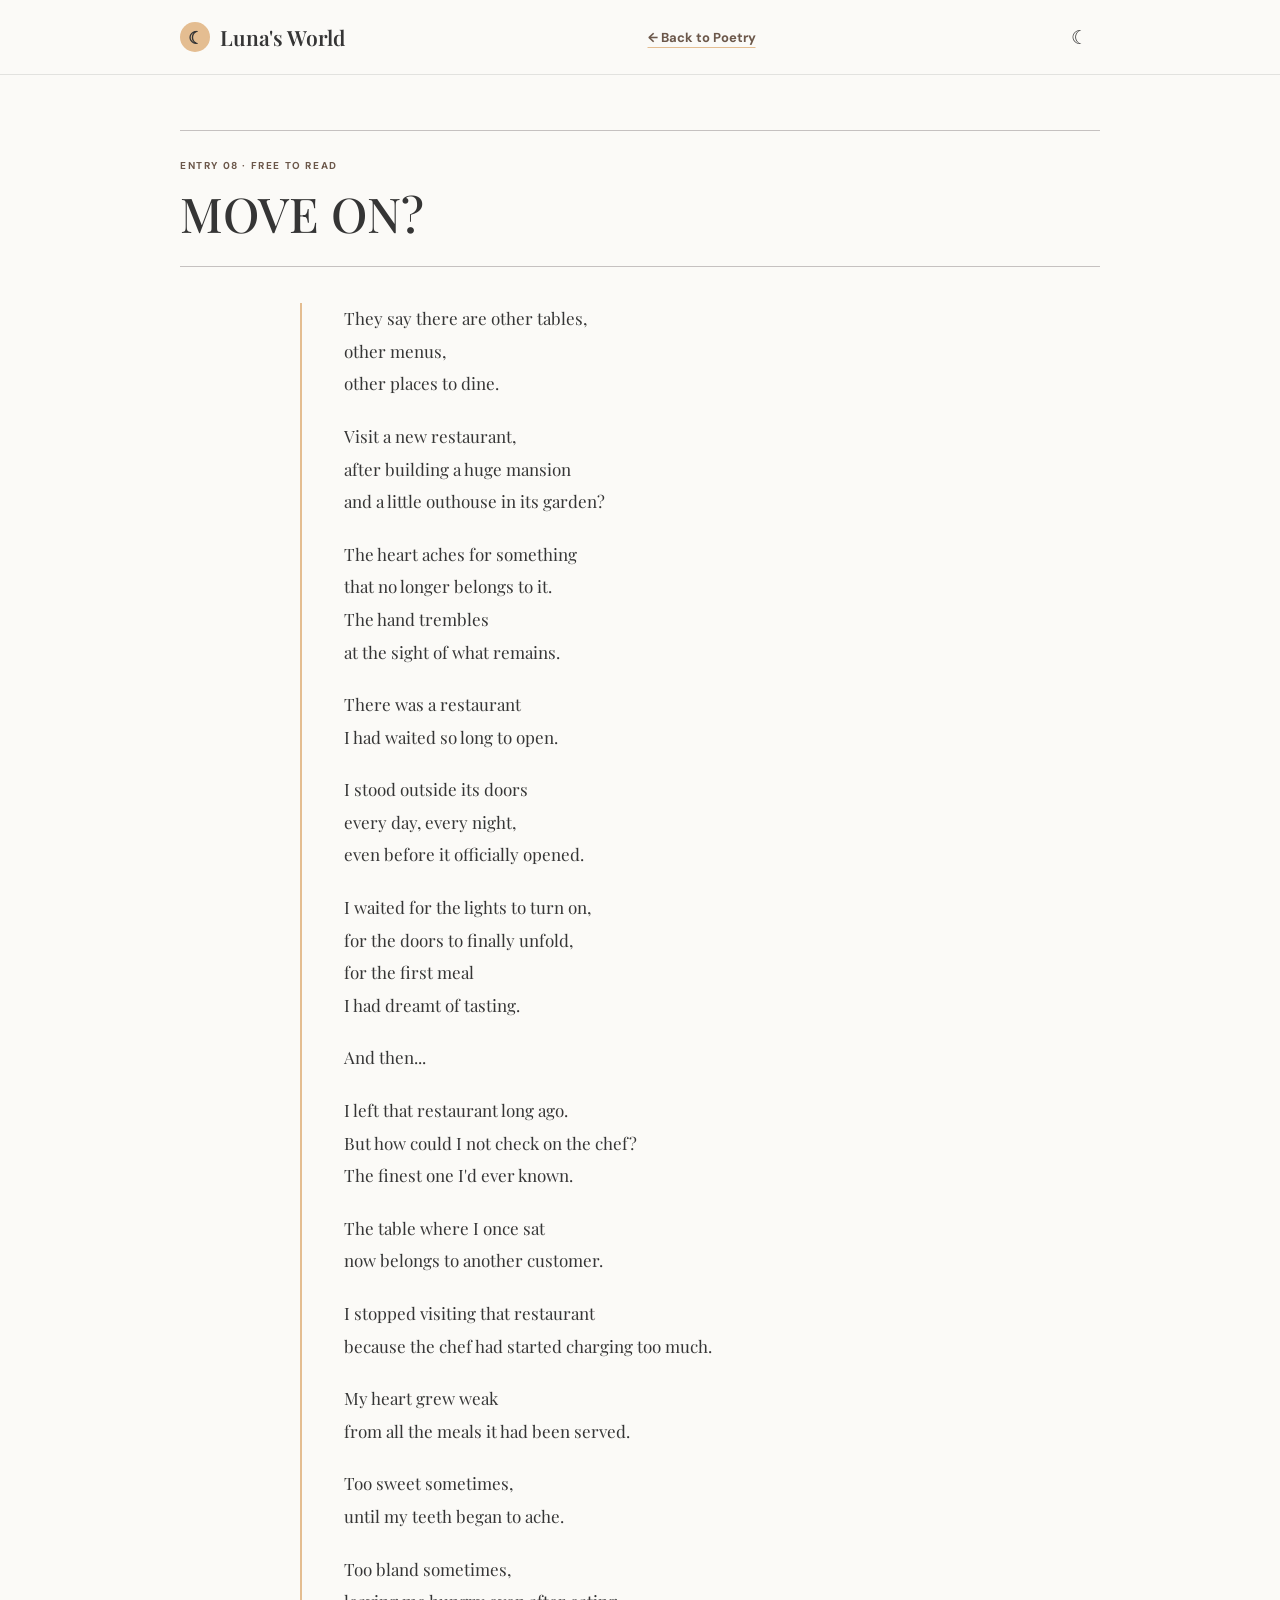
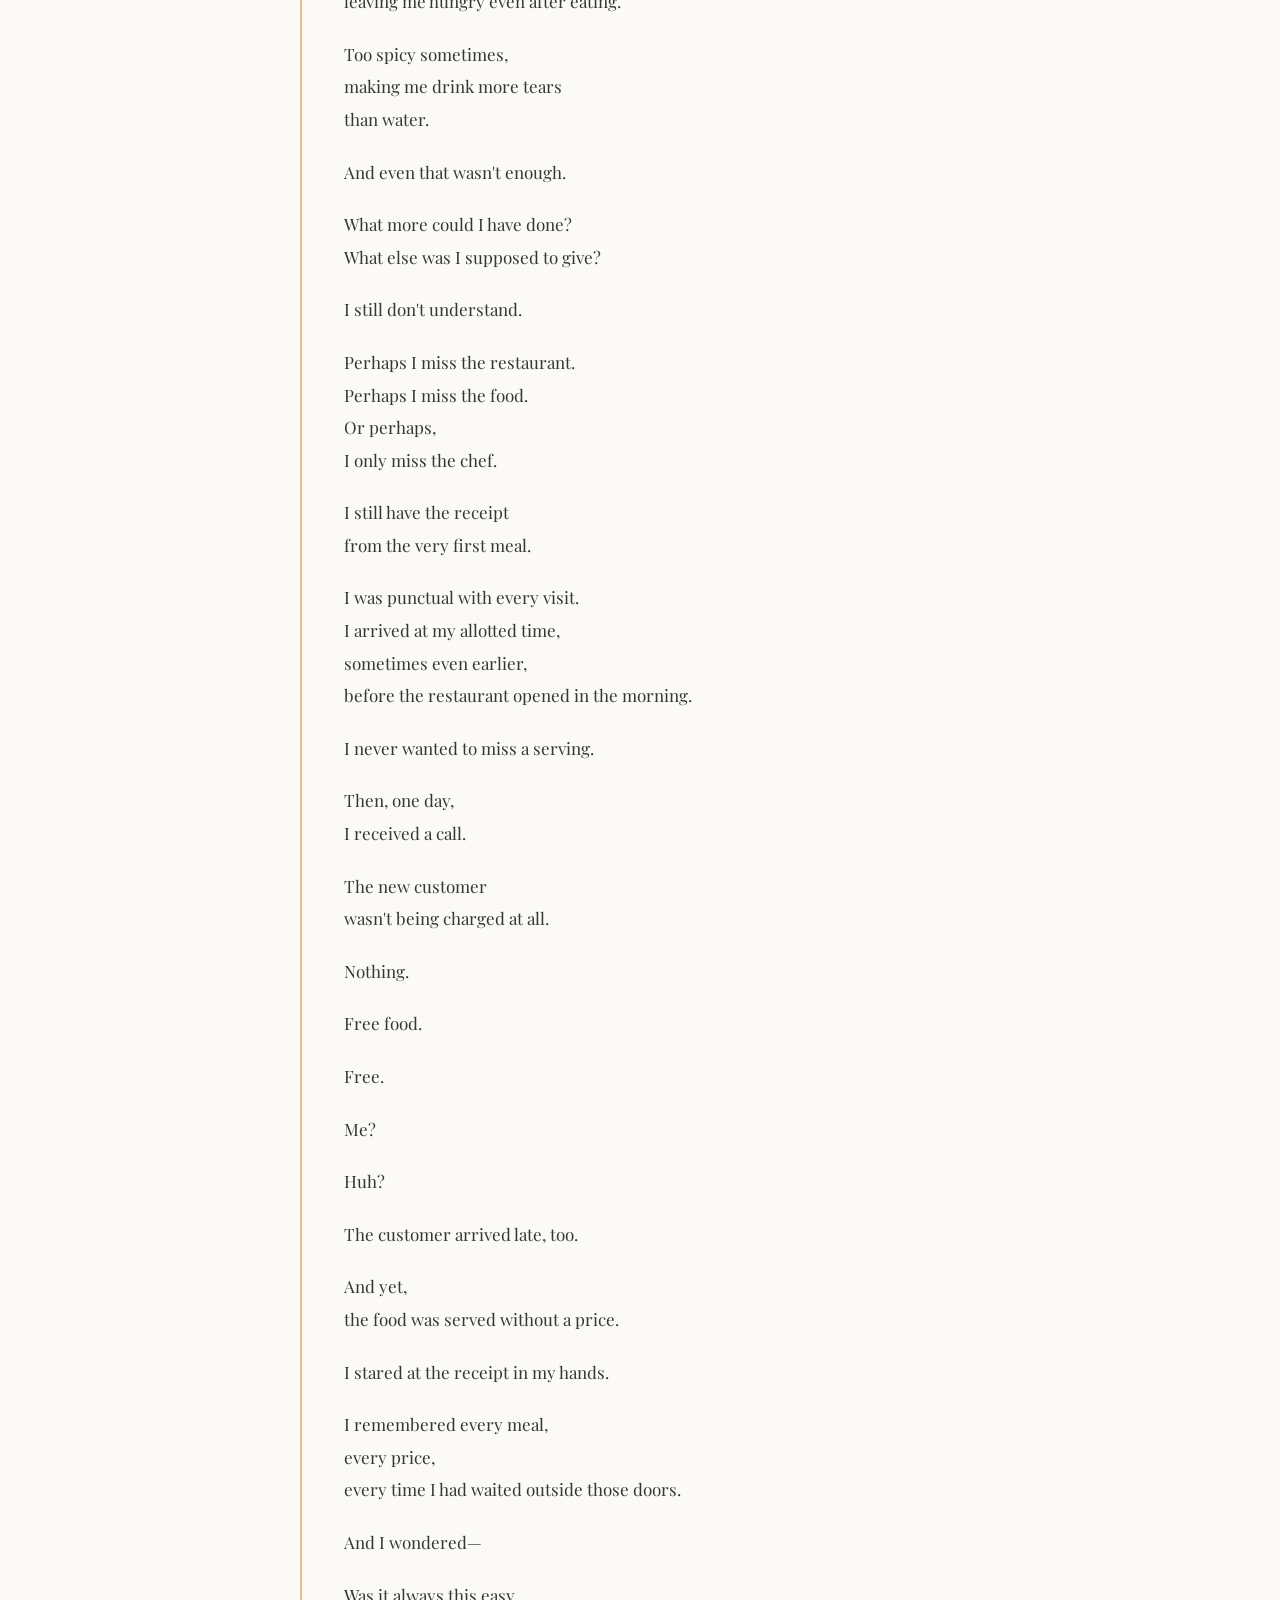
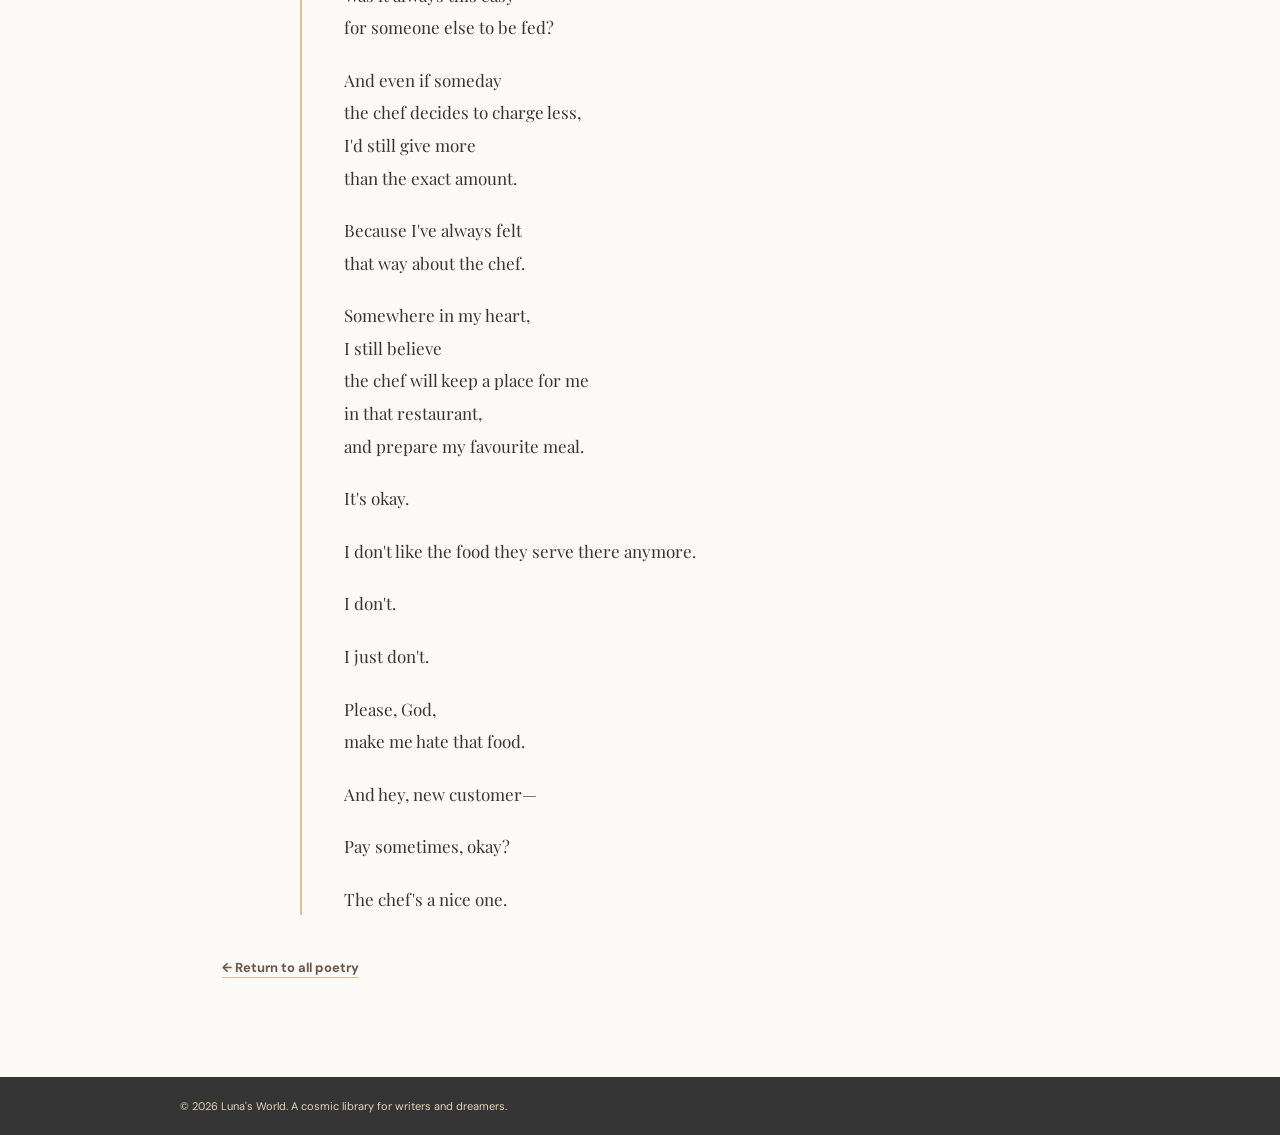
<file: poem-08.html>
<!doctype html>
<html lang="en">
<head>
  <meta charset="utf-8">
  <meta name="viewport" content="width=device-width, initial-scale=1">
  <meta name="theme-color" content="#fbfaf7">
  <script src="theme.js"></script>
  <meta name="description" content="Read Move On? by Luna.">
  <title>Move On? | Luna's World</title>
  <link rel="preconnect" href="https://fonts.googleapis.com">
  <link rel="preconnect" href="https://fonts.gstatic.com" crossorigin>
  <link href="https://fonts.googleapis.com/css2?family=DM+Sans:wght@400;500;600;700&family=Playfair+Display:ital,wght@0,500;0,600;0,700;1,500;1,600&display=swap" rel="stylesheet">
  <style>
    :root {
      color-scheme: light;
      --brown: #6b574a;
      --peach: #e4bd91;
      --cream: #dfd6b9;
      --soft-gray: #c5c1c0;
      --olive: #6d6f3a;
      --charcoal: #353535;
      --paper: #fbfaf7;
      --ink-soft: #57534f;
      --serif: "Playfair Display", Georgia, serif;
      --sans: "DM Sans", sans-serif;
    }

    *, *::before, *::after { box-sizing: border-box; }
    html { scroll-behavior: smooth; }
    body { margin: 0; background: var(--paper); color: var(--charcoal); font-family: var(--sans); }
    a { color: inherit; }
    .wrap { width: min(920px, calc(100% - 48px)); margin-inline: auto; }
    .topbar { position: sticky; z-index: 2; top: 0; border-bottom: 1px solid rgb(53 53 53 / 12%); background: rgb(251 250 247 / 94%); backdrop-filter: blur(14px); }
    .nav { min-height: 74px; display: flex; align-items: center; justify-content: space-between; gap: 20px; }
    .brand { display: inline-flex; align-items: center; gap: 10px; font: 600 21px var(--serif); text-decoration: none; }
    .brand-mark { width: 30px; height: 30px; display: grid; place-items: center; border-radius: 50%; background: var(--peach); color: var(--charcoal); font-size: 17px; }
    .back-link { color: var(--brown); font-size: 13px; font-weight: 700; text-decoration-color: var(--peach); text-underline-offset: 5px; }
    main { padding-block: 55px 100px; }
    .poem-heading { margin-bottom: 36px; padding-block: 28px 25px; border-block: 1px solid var(--soft-gray); }
    .poem-number { display: block; margin-bottom: 13px; color: var(--brown); font-size: 10px; font-weight: 700; letter-spacing: 1.6px; }
    h1 { max-width: 720px; margin: 0; font: 500 clamp(32px, 6vw, 48px)/1.17 var(--serif); text-transform: uppercase; }
    .poem-body { max-width: 680px; margin-inline: auto; padding-left: clamp(18px, 4vw, 42px); border-left: 2px solid var(--peach); }
    .poem-body p { margin: 0 0 22px; color: var(--charcoal); font: 400 17px/1.8 var(--serif); }
    .poem-body p:last-child { margin-bottom: 0; }
    .poem-body br { content: ""; display: block; margin-top: 2px; }
    .poem-return { display: inline-block; margin: 44px 0 0 clamp(18px, 4vw, 42px); color: var(--brown); font-size: 13px; font-weight: 700; text-decoration-color: var(--peach); text-underline-offset: 5px; }
    footer { padding-block: 22px; background: var(--charcoal); color: var(--paper); }
    footer p { margin: 0; color: var(--cream); font-size: 11px; }
    @media (max-width: 600px) {
      .wrap { width: min(100% - 36px, 520px); }
      .nav { min-height: 66px; }
      .brand { font-size: 19px; }
      main { padding-block: 39px 75px; }
      .poem-heading { margin-bottom: 28px; padding-block: 22px; }
      .poem-body { padding-left: 17px; }
      .poem-body p { font-size: 16px; line-height: 1.75; }
      .poem-return { margin-left: 17px; }
    }
  </style>
  <link rel="stylesheet" href="theme.css">
</head>
<body>
  <header class="topbar">
    <nav class="nav wrap" aria-label="Poem navigation">
      <a class="brand" href="index.html#home"><span class="brand-mark" aria-hidden="true">☾</span> Luna's World</a>
      <a class="back-link" href="index.html#poetry">← Back to Poetry</a>
      <button class="theme-toggle" id="theme-toggle" type="button" aria-label="Switch to dark theme" aria-pressed="false" title="Switch to dark theme">☾</button>
    </nav>
  </header>
  <main class="wrap">
    <article aria-labelledby="poem-move-on-title">
      <header class="poem-heading">
        <span class="poem-number">ENTRY 08 · FREE TO READ</span>
        <h1 id="poem-move-on-title">MOVE ON?</h1>
      </header>
      <div class="poem-body">
        <p>They say there are other tables,<br>
other menus,<br>
other places to dine.</p>

        <p>Visit a new restaurant,<br>
after building a huge mansion<br>
and a little outhouse in its garden?</p>

        <p>The heart aches for something<br>
that no longer belongs to it.<br>
The hand trembles<br>
at the sight of what remains.</p>

        <p>There was a restaurant<br>
I had waited so long to open.</p>

        <p>I stood outside its doors<br>
every day, every night,<br>
even before it officially opened.</p>

        <p>I waited for the lights to turn on,<br>
for the doors to finally unfold,<br>
for the first meal<br>
I had dreamt of tasting.</p>

        <p>And then...</p>

        <p>I left that restaurant long ago.<br>
But how could I not check on the chef?<br>
The finest one I'd ever known.</p>

        <p>The table where I once sat<br>
now belongs to another customer.</p>

        <p>I stopped visiting that restaurant<br>
because the chef had started charging too much.</p>

        <p>My heart grew weak<br>
from all the meals it had been served.</p>

        <p>Too sweet sometimes,<br>
until my teeth began to ache.</p>

        <p>Too bland sometimes,<br>
leaving me hungry even after eating.</p>

        <p>Too spicy sometimes,<br>
making me drink more tears<br>
than water.</p>

        <p>And even that wasn't enough.</p>

        <p>What more could I have done?<br>
What else was I supposed to give?</p>

        <p>I still don't understand.</p>

        <p>Perhaps I miss the restaurant.<br>
Perhaps I miss the food.<br>
Or perhaps,<br>
I only miss the chef.</p>

        <p>I still have the receipt<br>
from the very first meal.</p>

        <p>I was punctual with every visit.<br>
I arrived at my allotted time,<br>
sometimes even earlier,<br>
before the restaurant opened in the morning.</p>

        <p>I never wanted to miss a serving.</p>

        <p>Then, one day,<br>
I received a call.</p>

        <p>The new customer<br>
wasn't being charged at all.</p>

        <p>Nothing.</p>

        <p>Free food.</p>

        <p>Free.</p>

        <p>Me?</p>

        <p>Huh?</p>

        <p>The customer arrived late, too.</p>

        <p>And yet,<br>
the food was served without a price.</p>

        <p>I stared at the receipt in my hands.</p>

        <p>I remembered every meal,<br>
every price,<br>
every time I had waited outside those doors.</p>

        <p>And I wondered—</p>

        <p>Was it always this easy<br>
for someone else to be fed?</p>

        <p>And even if someday<br>
the chef decides to charge less,<br>
I'd still give more<br>
than the exact amount.</p>

        <p>Because I've always felt<br>
that way about the chef.</p>

        <p>Somewhere in my heart,<br>
I still believe<br>
the chef will keep a place for me<br>
in that restaurant,<br>
and prepare my favourite meal.</p>

        <p>It's okay.</p>

        <p>I don't like the food they serve there anymore.</p>

        <p>I don't.</p>

        <p>I just don't.</p>

        <p>Please, God,<br>
make me hate that food.</p>

        <p>And hey, new customer—</p>

        <p>Pay sometimes, okay?</p>

        <p>The chef's a nice one.</p>
      </div>
      <a class="poem-return" href="index.html#poetry">← Return to all poetry</a>
    </article>
  </main>
  <footer><div class="wrap"><p>© 2026 Luna's World. A cosmic library for writers and dreamers.</p></div></footer>
</body>
</html>
</file>
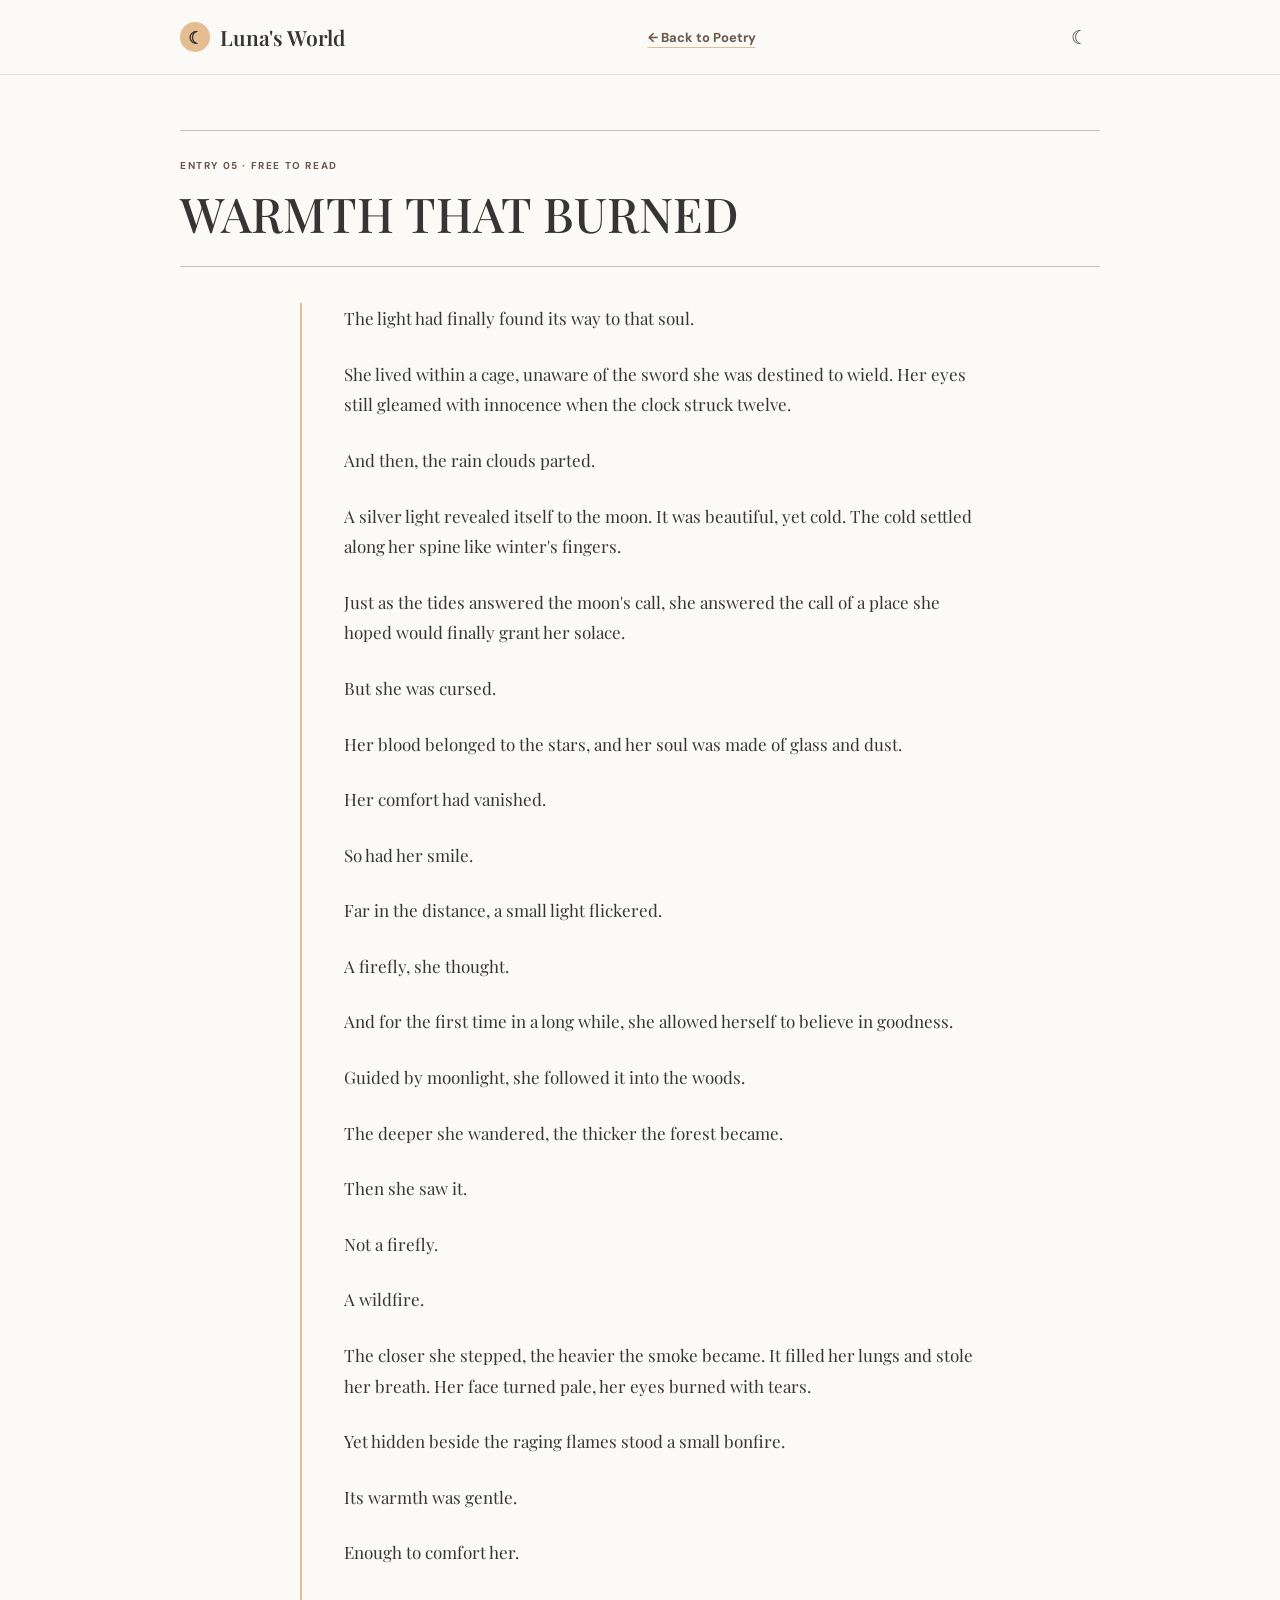
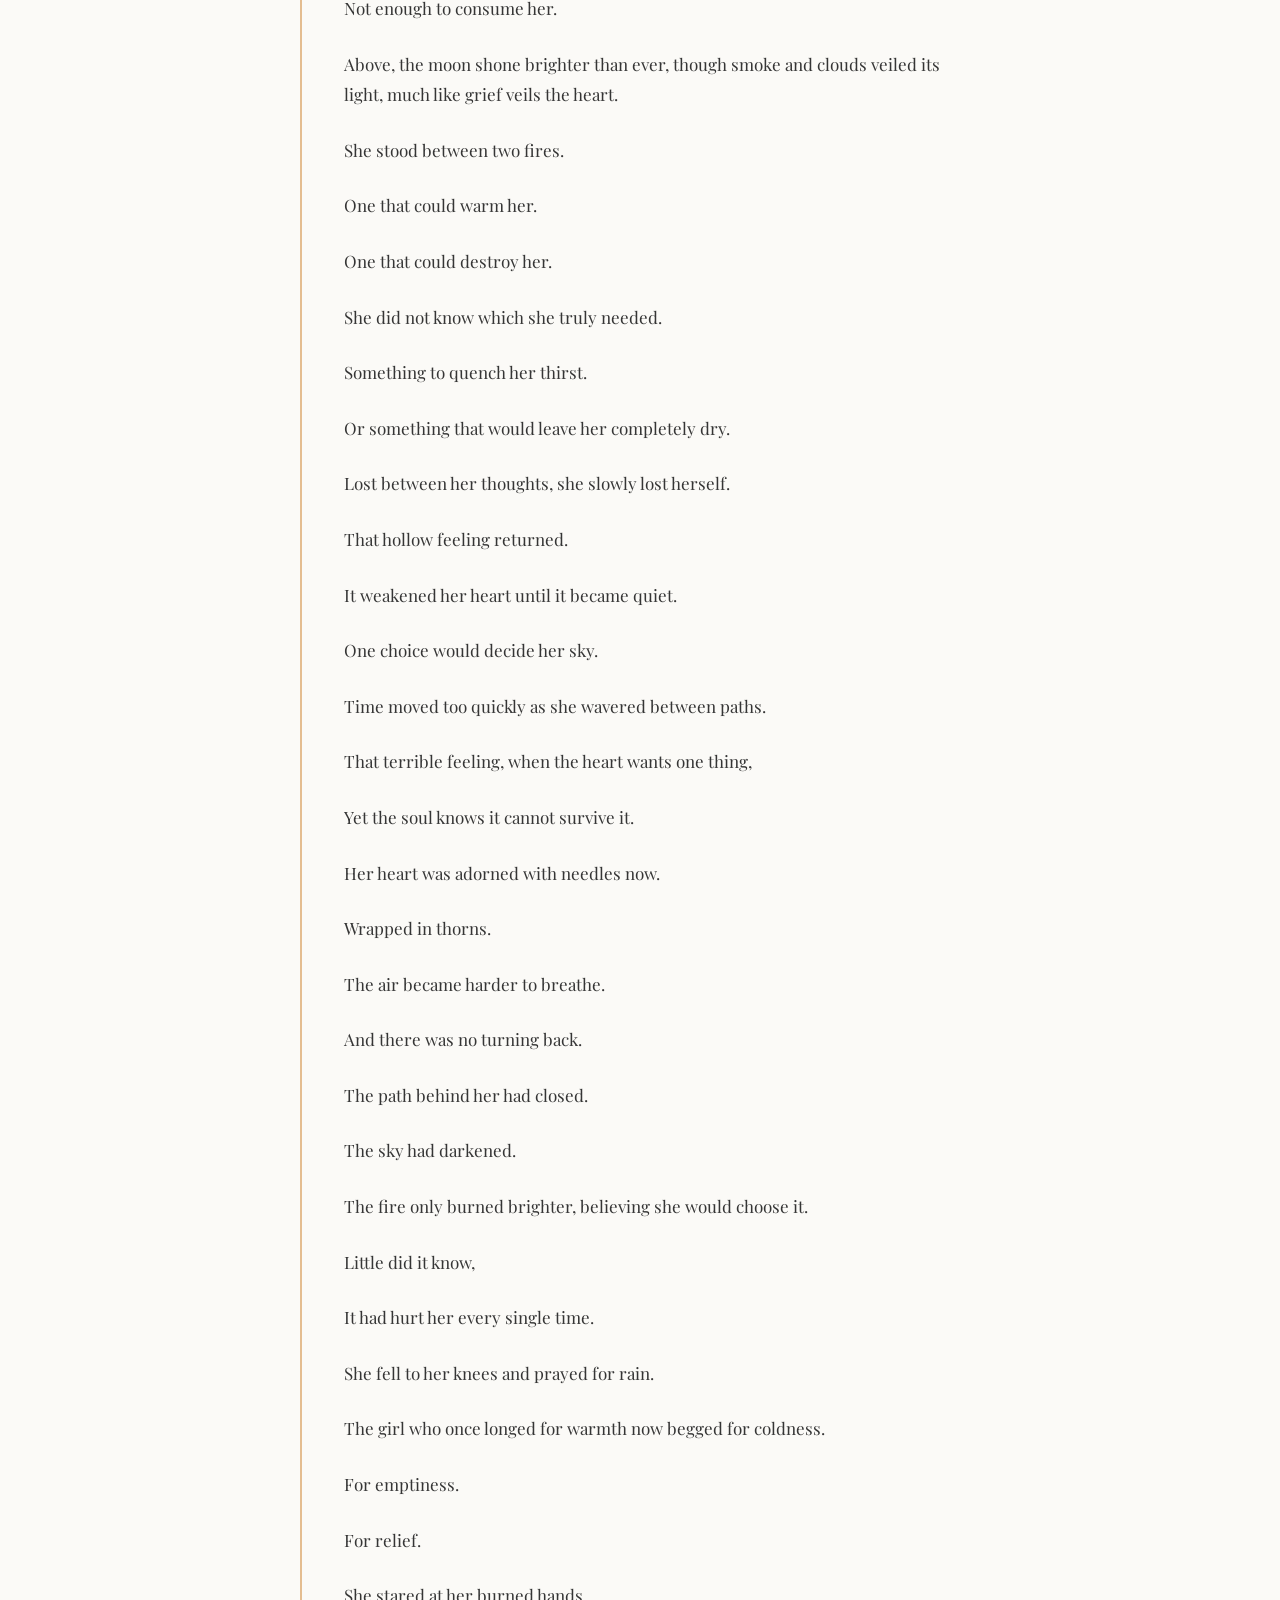
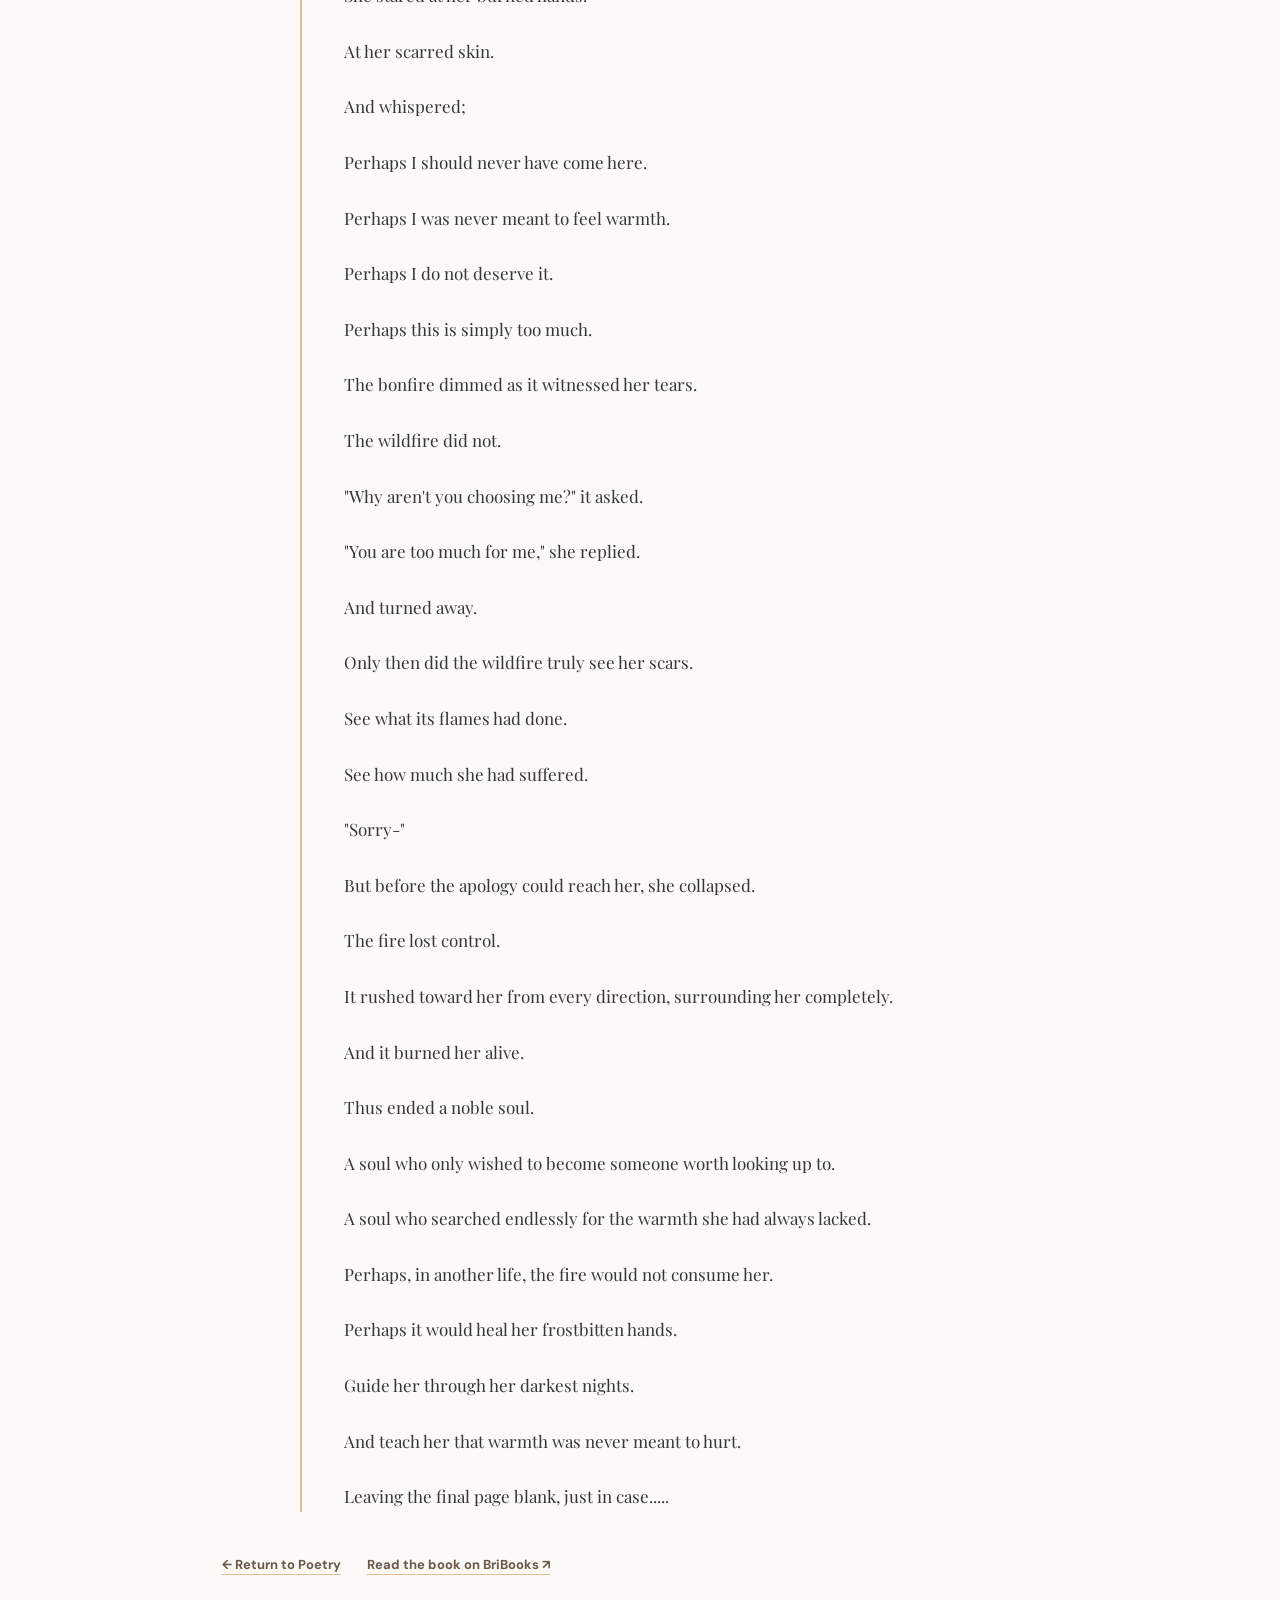
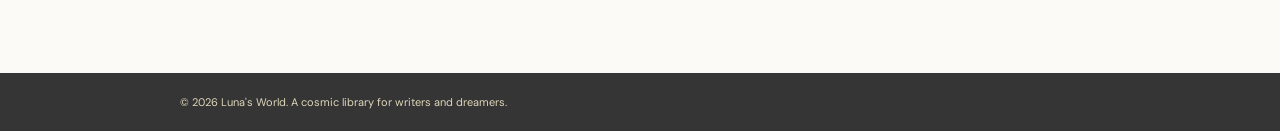
<file: warmth-that-burned.html>
<!doctype html>
<html lang="en">
<head>
  <meta charset="utf-8">
  <meta name="viewport" content="width=device-width, initial-scale=1">
  <meta name="theme-color" content="#fbfaf7">
  <script src="theme.js"></script>
  <meta name="description" content="Read Warmth that burned by Luna.">
  <title>Warmth that burned | Luna's World</title>
  <link rel="preconnect" href="https://fonts.googleapis.com">
  <link rel="preconnect" href="https://fonts.gstatic.com" crossorigin>
  <link href="https://fonts.googleapis.com/css2?family=DM+Sans:wght@400;500;600;700&family=Playfair+Display:ital,wght@0,500;0,600;0,700;1,500;1,600&display=swap" rel="stylesheet">
  <style>
    :root {
      color-scheme: light;
      --brown: #6b574a;
      --peach: #e4bd91;
      --cream: #dfd6b9;
      --soft-gray: #c5c1c0;
      --charcoal: #353535;
      --paper: #fbfaf7;
      --serif: "Playfair Display", Georgia, serif;
      --sans: "DM Sans", sans-serif;
    }

    *, *::before, *::after { box-sizing: border-box; }
    html { scroll-behavior: smooth; }
    body { margin: 0; background: var(--paper); color: var(--charcoal); font-family: var(--sans); }
    a { color: inherit; }
    .wrap { width: min(920px, calc(100% - 48px)); margin-inline: auto; }
    .topbar { position: sticky; z-index: 2; top: 0; border-bottom: 1px solid rgb(53 53 53 / 12%); background: rgb(251 250 247 / 94%); backdrop-filter: blur(14px); }
    .nav { min-height: 74px; display: flex; align-items: center; justify-content: space-between; gap: 20px; }
    .brand { display: inline-flex; align-items: center; gap: 10px; font: 600 21px var(--serif); text-decoration: none; }
    .brand-mark { width: 30px; height: 30px; display: grid; place-items: center; border-radius: 50%; background: var(--peach); color: var(--charcoal); font-size: 17px; }
    .back-link, .book-link { color: var(--brown); font-size: 13px; font-weight: 700; text-decoration-color: var(--peach); text-underline-offset: 5px; }
    main { padding-block: 55px 100px; }
    .poem-heading { margin-bottom: 36px; padding-block: 28px 25px; border-block: 1px solid var(--soft-gray); }
    .poem-number { display: block; margin-bottom: 13px; color: var(--brown); font-size: 10px; font-weight: 700; letter-spacing: 1.6px; }
    h1 { max-width: 720px; margin: 0; font: 500 clamp(32px, 6vw, 48px)/1.17 var(--serif); text-transform: uppercase; }
    .poem-body { max-width: 680px; margin-inline: auto; padding-left: clamp(18px, 4vw, 42px); border-left: 2px solid var(--peach); }
    .poem-body p { margin: 0 0 25px; color: var(--charcoal); font: 400 17px/1.8 var(--serif); }
    .poem-body p:last-child { margin-bottom: 0; }
    .poem-body strong { font-weight: 600; }
    .poem-actions { display: flex; flex-wrap: wrap; gap: 18px 26px; margin: 44px 0 0 clamp(18px, 4vw, 42px); }
    footer { padding-block: 22px; background: var(--charcoal); color: var(--paper); }
    footer p { margin: 0; color: var(--cream); font-size: 11px; }
    @media (max-width: 600px) {
      .wrap { width: min(100% - 36px, 520px); }
      .nav { min-height: 66px; }
      .brand { font-size: 19px; }
      main { padding-block: 39px 75px; }
      .poem-heading { margin-bottom: 28px; padding-block: 22px; }
      .poem-body { padding-left: 17px; }
      .poem-body p { font-size: 16px; line-height: 1.75; }
      .poem-actions { margin-left: 17px; }
    }
  </style>
  <link rel="stylesheet" href="theme.css">
</head>
<body>
  <header class="topbar">
    <nav class="nav wrap" aria-label="Poem navigation">
      <a class="brand" href="index.html#home"><span class="brand-mark" aria-hidden="true">☾</span> Luna's World</a>
      <a class="back-link" href="index.html#poetry">← Back to Poetry</a>
      <button class="theme-toggle" id="theme-toggle" type="button" aria-label="Switch to dark theme" aria-pressed="false" title="Switch to dark theme">☾</button>
    </nav>
  </header>
  <main class="wrap">
    <article aria-labelledby="poem-title">
      <header class="poem-heading">
        <span class="poem-number">ENTRY 05 · FREE TO READ</span>
        <h1 id="poem-title">Warmth that burned</h1>
      </header>
      <div class="poem-body">
        <p>The light had finally found its way to that soul.</p>
        <p>She lived within a cage, unaware of the sword she was destined to wield. Her eyes still gleamed with innocence when the clock struck twelve.</p>
        <p>And then, the rain clouds parted.</p>
        <p>A silver light revealed itself to the moon. It was beautiful, yet cold. The cold settled along her spine like winter's fingers.</p>
        <p>Just as the tides answered the moon's call, she answered the call of a place she hoped would finally grant her solace.</p>
        <p>But she was cursed.</p>
        <p>Her blood belonged to the stars, and her soul was made of glass and dust.</p>
        <p>Her comfort had vanished.</p>
        <p>So had her smile.</p>
        <p>Far in the distance, a small light flickered.</p>
        <p>A firefly, she thought.</p>
        <p>And for the first time in a long while, she allowed herself to believe in goodness.</p>
        <p>Guided by moonlight, she followed it into the woods.</p>
        <p>The deeper she wandered, the thicker the forest became.</p>
        <p>Then she saw it.</p>
        <p>Not a firefly.</p>
        <p>A wildfire.</p>
        <p>The closer she stepped, the heavier the smoke became. It filled her lungs and stole her breath. Her face turned pale, her eyes burned with tears.</p>
        <p>Yet hidden beside the raging flames stood a small bonfire.</p>
        <p>Its warmth was gentle.</p>
        <p>Enough to comfort her.</p>
        <p>Not enough to consume her.</p>
        <p>Above, the moon shone brighter than ever, though smoke and clouds veiled its light, much like grief veils the heart.</p>
        <p>She stood between two fires.</p>
        <p>One that could warm her.</p>
        <p>One that could destroy her.</p>
        <p>She did not know which she truly needed.</p>
        <p>Something to quench her thirst.</p>
        <p>Or something that would leave her completely dry.</p>
        <p>Lost between her thoughts, she slowly lost herself.</p>
        <p>That hollow feeling returned.</p>
        <p>It weakened her heart until it became quiet.</p>
        <p>One choice would decide her sky.</p>
        <p>Time moved too quickly as she wavered between paths.</p>
        <p>That terrible feeling, when the heart wants one thing,</p>
        <p>Yet the soul knows it cannot survive it.</p>
        <p>Her heart was adorned with needles now.</p>
        <p>Wrapped in thorns.</p>
        <p>The air became harder to breathe.</p>
        <p>And there was no turning back.</p>
        <p>The path behind her had closed.</p>
        <p>The sky had darkened.</p>
        <p>The fire only burned brighter, believing she would choose it.</p>
        <p>Little did it know,</p>
        <p>It had hurt her every single time.</p>
        <p>She fell to her knees and prayed for rain.</p>
        <p>The girl who once longed for warmth now begged for coldness.</p>
        <p>For emptiness.</p>
        <p>For relief.</p>
        <p>She stared at her burned hands.</p>
        <p>At her scarred skin.</p>
        <p>And whispered;</p>
        <p>Perhaps I should never have come here.</p>
        <p>Perhaps I was never meant to feel warmth.</p>
        <p>Perhaps I do not deserve it.</p>
        <p>Perhaps this is simply too much.</p>
        <p>The bonfire dimmed as it witnessed her tears.</p>
        <p>The wildfire did not.</p>
        <p>"Why aren't you choosing me?" it asked.</p>
        <p>"You are too much for me," she replied.</p>
        <p>And turned away.</p>
        <p>Only then did the wildfire truly see her scars.</p>
        <p>See what its flames had done.</p>
        <p>See how much she had suffered.</p>
        <p>"Sorry-"</p>
        <p>But before the apology could reach her, she collapsed.</p>
        <p>The fire lost control.</p>
        <p>It rushed toward her from every direction, surrounding her completely.</p>
        <p>And it burned her alive.</p>
        <p>Thus ended a noble soul.</p>
        <p>A soul who only wished to become someone worth looking up to.</p>
        <p>A soul who searched endlessly for the warmth she had always lacked.</p>
        <p>Perhaps, in another life, the fire would not consume her.</p>
        <p>Perhaps it would heal her frostbitten hands.</p>
        <p>Guide her through her darkest nights.</p>
        <p>And teach her that warmth was never meant to hurt.</p>
        <p>Leaving the final page blank, just in case.....</p>
      </div>
      <div class="poem-actions">
        <a class="back-link" href="index.html#poetry">← Return to Poetry</a>
        <a class="book-link" href="https://www.bribooks.com/bookstore/warmth-that-burned-by-luna/" target="_blank" rel="noopener noreferrer">Read the book on BriBooks ↗</a>
      </div>
    </article>
  </main>
  <footer><div class="wrap"><p>© 2026 Luna's World. A cosmic library for writers and dreamers.</p></div></footer>
</body>
</html>
</file>
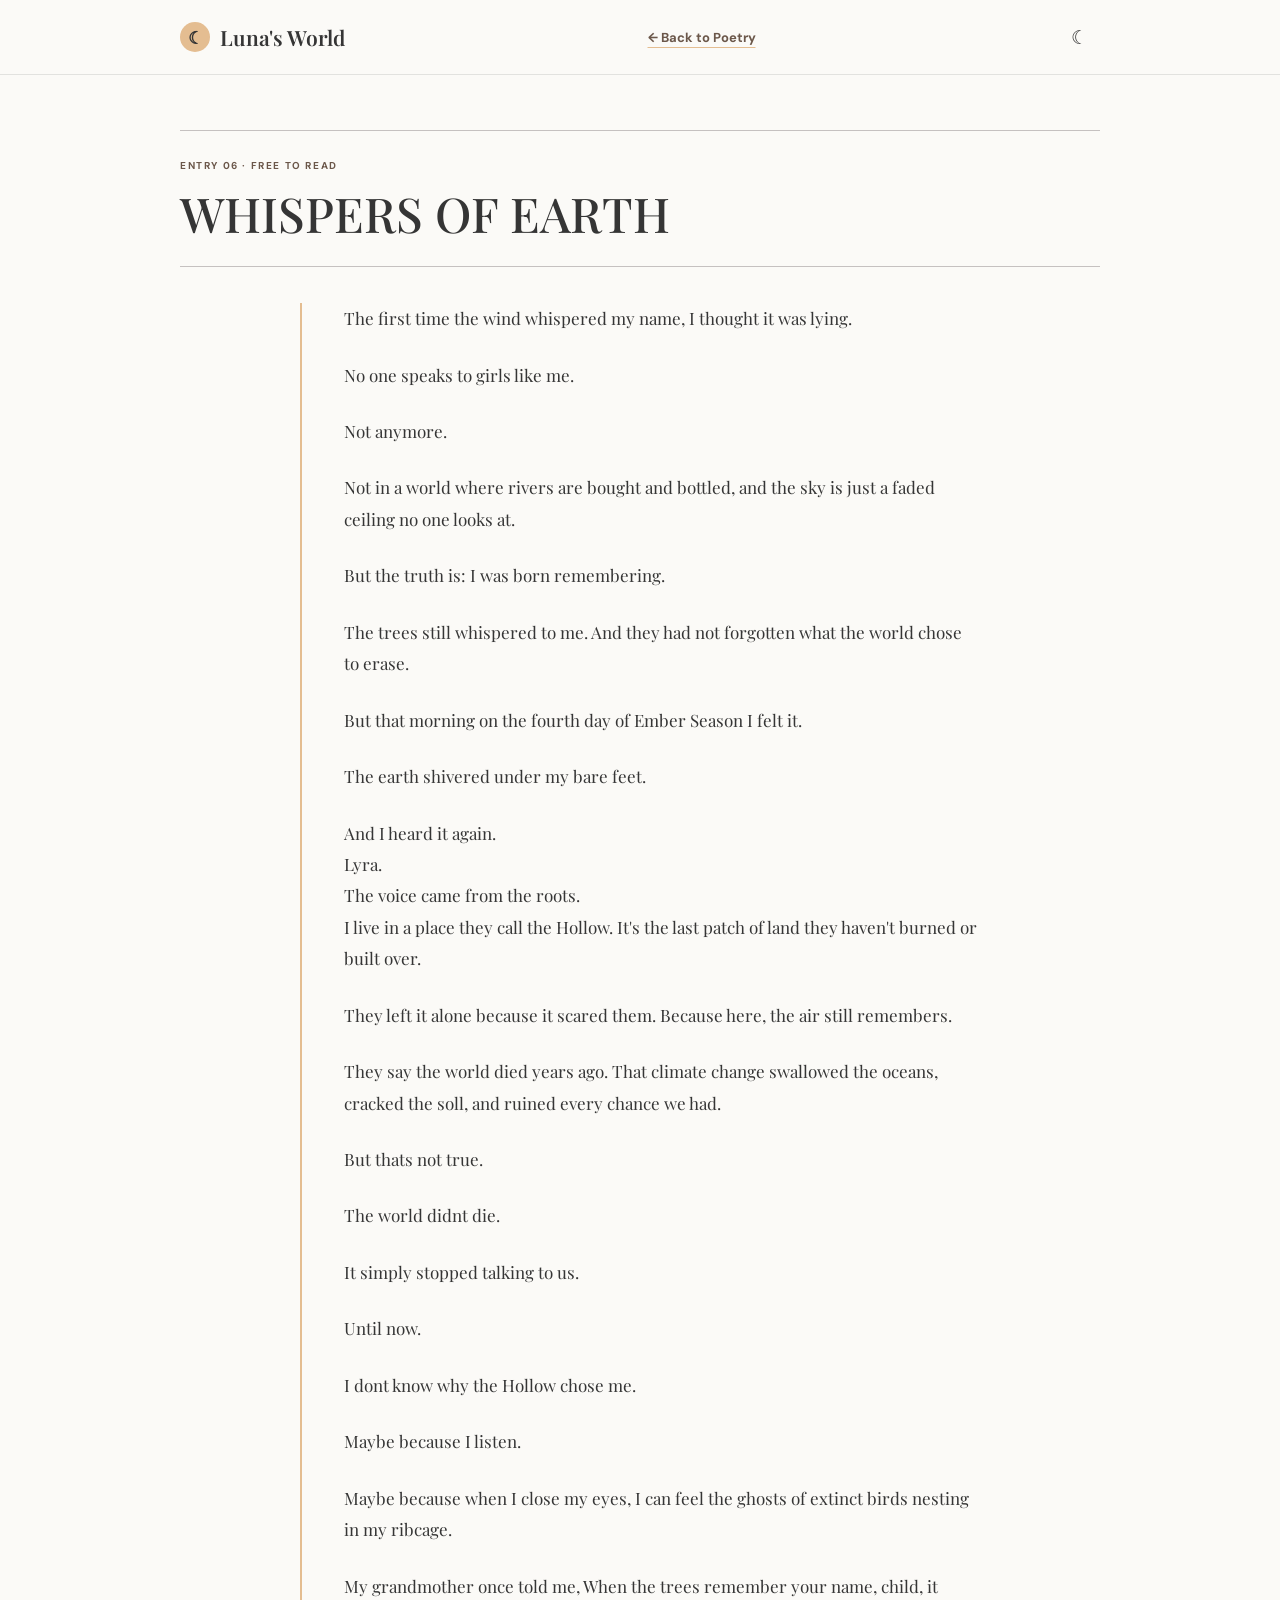
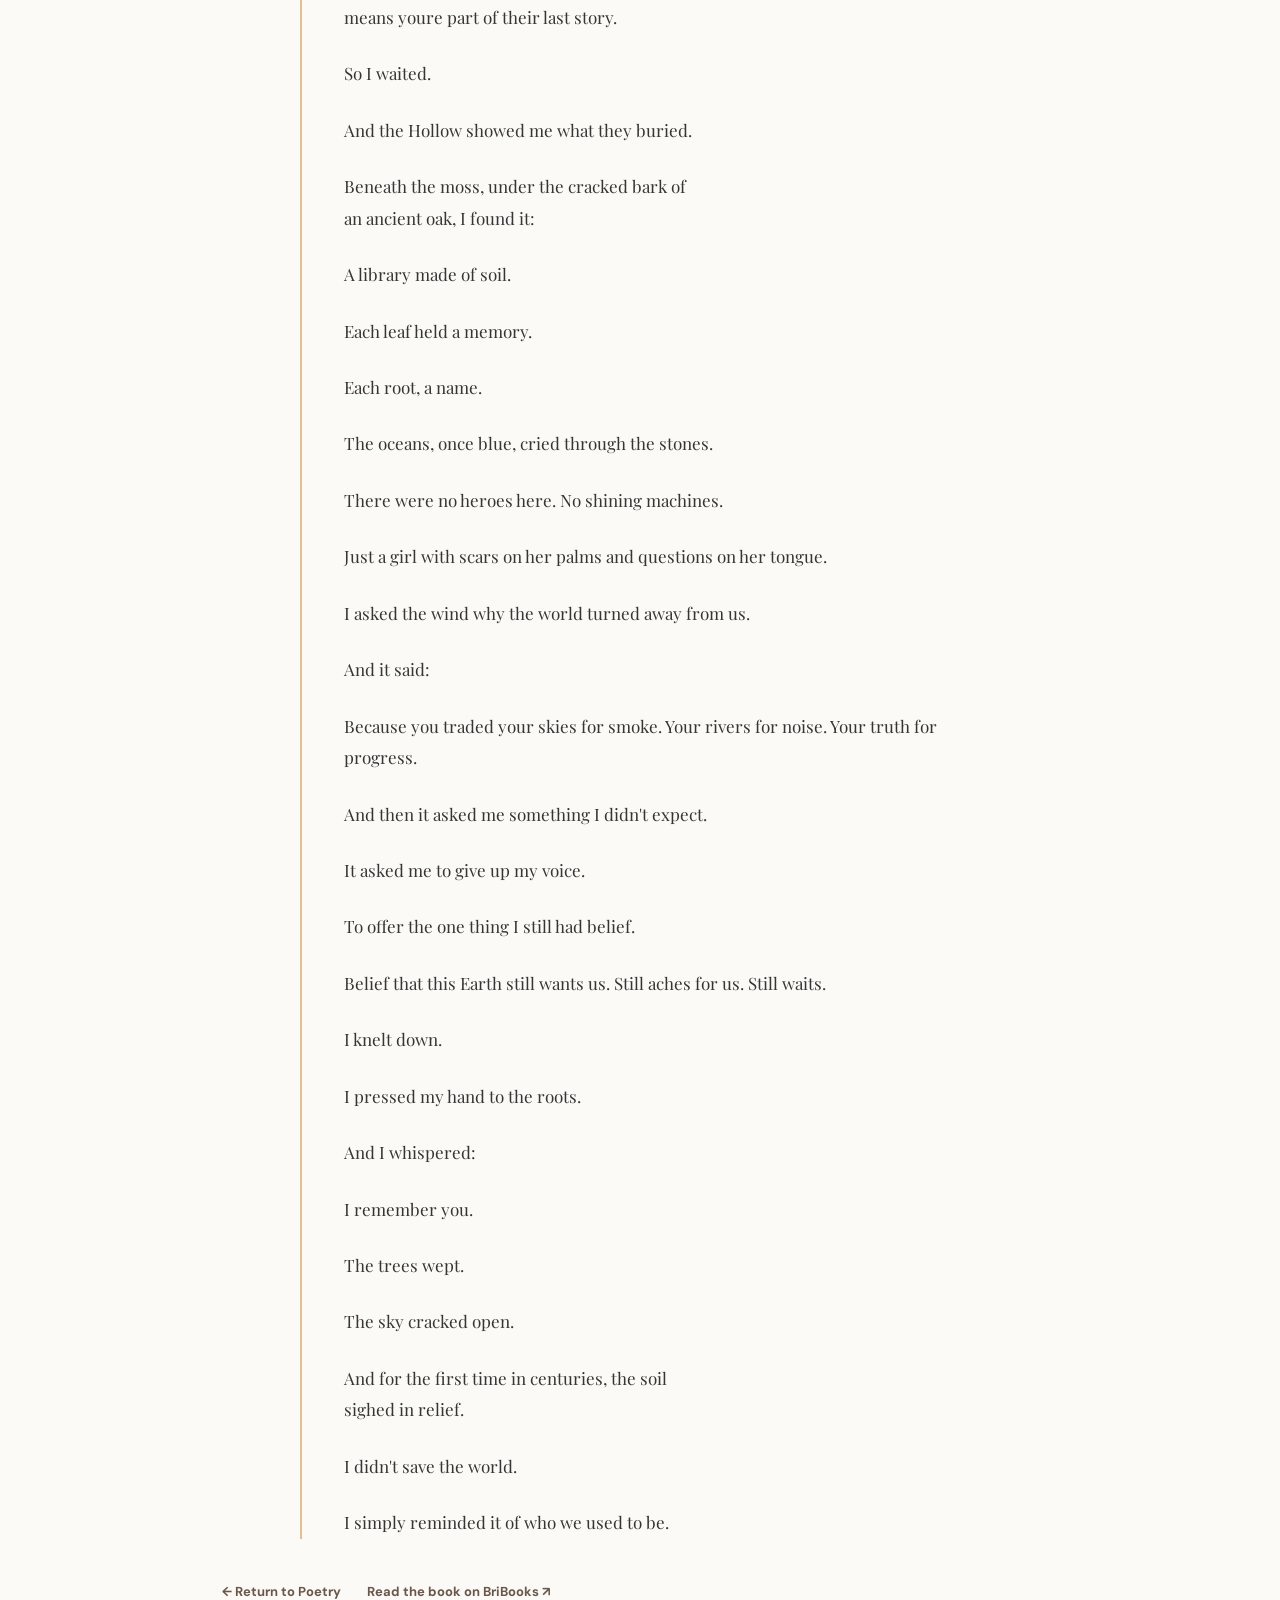
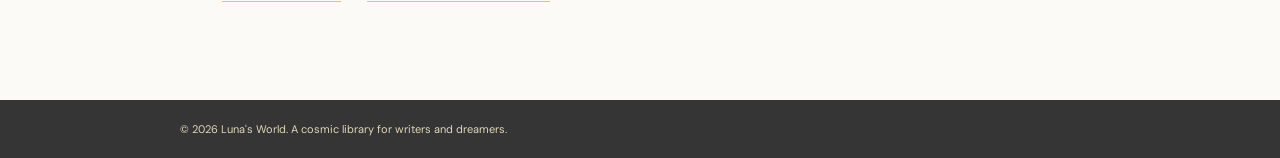
<file: whispers-of-earth.html>
<!doctype html>
<html lang="en">
<head>
  <meta charset="utf-8">
  <meta name="viewport" content="width=device-width, initial-scale=1">
  <meta name="theme-color" content="#fbfaf7">
  <script src="theme.js"></script>
  <meta name="description" content="Read an excerpt from Whispers of Earth by Luna.">
  <title>Whispers of Earth | Luna's World</title>
  <link rel="preconnect" href="https://fonts.googleapis.com">
  <link rel="preconnect" href="https://fonts.gstatic.com" crossorigin>
  <link href="https://fonts.googleapis.com/css2?family=DM+Sans:wght@400;500;600;700&family=Playfair+Display:ital,wght@0,500;0,600;0,700;1,500;1,600&display=swap" rel="stylesheet">
  <style>
    :root {
      color-scheme: light;
      --brown: #6b574a;
      --peach: #e4bd91;
      --cream: #dfd6b9;
      --soft-gray: #c5c1c0;
      --charcoal: #353535;
      --paper: #fbfaf7;
      --ink-soft: #57534f;
      --serif: "Playfair Display", Georgia, serif;
      --sans: "DM Sans", sans-serif;
    }

    *, *::before, *::after { box-sizing: border-box; }
    html { scroll-behavior: smooth; }
    body { margin: 0; background: var(--paper); color: var(--charcoal); font-family: var(--sans); }
    a { color: inherit; }
    .wrap { width: min(920px, calc(100% - 48px)); margin-inline: auto; }
    .topbar { position: sticky; z-index: 2; top: 0; border-bottom: 1px solid rgb(53 53 53 / 12%); background: rgb(251 250 247 / 94%); backdrop-filter: blur(14px); }
    .nav { min-height: 74px; display: flex; align-items: center; justify-content: space-between; gap: 20px; }
    .brand { display: inline-flex; align-items: center; gap: 10px; font: 600 21px var(--serif); text-decoration: none; }
    .brand-mark { width: 30px; height: 30px; display: grid; place-items: center; border-radius: 50%; background: var(--peach); color: var(--charcoal); font-size: 17px; }
    .back-link, .book-link { color: var(--brown); font-size: 13px; font-weight: 700; text-decoration-color: var(--peach); text-underline-offset: 5px; }
    main { padding-block: 55px 100px; }
    .story-heading { margin-bottom: 36px; padding-block: 28px 25px; border-block: 1px solid var(--soft-gray); }
    .eyebrow { display: block; margin-bottom: 13px; color: var(--brown); font-size: 10px; font-weight: 700; letter-spacing: 1.6px; }
    h1 { max-width: 720px; margin: 0; font: 500 clamp(32px, 6vw, 48px)/1.17 var(--serif); text-transform: uppercase; }
    .story-body { max-width: 680px; margin-inline: auto; padding-left: clamp(18px, 4vw, 42px); border-left: 2px solid var(--peach); }
    .story-body p { margin: 0 0 25px; color: var(--charcoal); font: 400 17px/1.85 var(--serif); }
    .story-body p:last-child { margin-bottom: 0; }
    .story-actions { display: flex; flex-wrap: wrap; gap: 18px 26px; margin: 44px 0 0 clamp(18px, 4vw, 42px); }
    footer { padding-block: 22px; background: var(--charcoal); color: var(--paper); }
    footer p { margin: 0; color: var(--cream); font-size: 11px; }
    @media (max-width: 600px) {
      .wrap { width: min(100% - 36px, 520px); }
      .nav { min-height: 66px; }
      .brand { font-size: 19px; }
      main { padding-block: 39px 75px; }
      .story-heading { margin-bottom: 28px; padding-block: 22px; }
      .story-body { padding-left: 17px; }
      .story-body p { font-size: 16px; line-height: 1.75; }
      .story-actions { margin-left: 17px; }
    }
  </style>
  <link rel="stylesheet" href="theme.css">
</head>
<body>
  <header class="topbar">
    <nav class="nav wrap" aria-label="Story navigation">
      <a class="brand" href="index.html#home"><span class="brand-mark" aria-hidden="true">☾</span> Luna's World</a>
      <a class="back-link" href="index.html#poetry">← Back to Poetry</a>
      <button class="theme-toggle" id="theme-toggle" type="button" aria-label="Switch to dark theme" aria-pressed="false" title="Switch to dark theme">☾</button>
    </nav>
  </header>
  <main class="wrap">
    <article aria-labelledby="story-title">
      <header class="story-heading">
        <span class="eyebrow">ENTRY 06 · FREE TO READ</span>
        <h1 id="story-title">Whispers of Earth</h1>
      </header>
      <div class="story-body">
        <p>The first time the wind whispered my name, I thought it was lying.</p>
        <p>No one speaks to girls like me.</p>
        <p>Not anymore.</p>
        <p>Not in a world where rivers are bought and bottled, and the sky is just a faded ceiling no one looks at.</p>
        <p>But the truth is: I was born remembering.</p>
        <p>The trees still whispered to me. And they had not forgotten what the world chose to erase.</p>
        <p>But that morning on the fourth day of Ember Season I felt it.</p>
        <p>The earth shivered under my bare feet.</p>
        <p>And I heard it again.<br>
Lyra.<br>
The voice came from the roots.<br>
I live in a place they call the Hollow. It's the last patch of land they haven't burned or built over.</p>
        <p>They left it alone because it scared them. Because here, the air still remembers.</p>
        <p>They say the world died years ago. That climate change swallowed the oceans, cracked the soll, and ruined every chance we had.</p>
        <p>But thats not true.</p>
        <p>The world didnt die.</p>
        <p>It simply stopped talking to us.</p>
        <p>Until now.</p>
        <p>I dont know why the Hollow chose me.</p>
        <p>Maybe because I listen.</p>
        <p>Maybe because when I close my eyes, I can feel the ghosts of extinct birds nesting in my ribcage.</p>
        <p>My grandmother once told me, When the trees remember your name, child, it means youre part of their last story.</p>
        <p>So I waited.</p>
        <p>And the Hollow showed me what they buried.</p>
        <p>Beneath the moss, under the cracked bark of<br>
an ancient oak, I found it:</p>
        <p>A library made of soil.</p>
        <p>Each leaf held a memory.</p>
        <p>Each root, a name.</p>
        <p>The oceans, once blue, cried through the stones.</p>
        <p>There were no heroes here. No shining machines.</p>
        <p>Just a girl with scars on her palms and questions on her tongue.</p>
        <p>I asked the wind why the world turned away from us.</p>
        <p>And it said:</p>
        <p>Because you traded your skies for smoke. Your rivers for noise. Your truth for progress.</p>
        <p>And then it asked me something I didn't expect.</p>
        <p>It asked me to give up my voice.</p>
        <p>To offer the one thing I still had belief.</p>
        <p>Belief that this Earth still wants us. Still aches for us. Still waits.</p>
        <p>I knelt down.</p>
        <p>I pressed my hand to the roots.</p>
        <p>And I whispered:</p>
        <p>I remember you.</p>
        <p>The trees wept.</p>
        <p>The sky cracked open.</p>
        <p>And for the first time in centuries, the soil<br>
sighed in relief.</p>
        <p>I didn't save the world.</p>
        <p>I simply reminded it of who we used to be.</p>
      </div>
      <div class="story-actions">
        <a class="back-link" href="index.html#poetry">← Return to Poetry</a>
        <a class="book-link" href="https://www.bribooks.com/bookstore/whispers-of-earth-by-luna/" target="_blank" rel="noopener noreferrer">Read the book on BriBooks ↗</a>
      </div>
    </article>
  </main>
  <footer><div class="wrap"><p>© 2026 Luna's World. A cosmic library for writers and dreamers.</p></div></footer>
</body>
</html>
</file>
<file: theme.css>
html[data-theme="dark"] {
  color-scheme: dark;
  --paper: #1f1d1a;
  --paper-bright: #2b2824;
  --ink: #f3eee5;
  --ink-soft: #d0c8bd;
  --brown: #c2a181;
  --peach: #d7ad82;
  --cream: #39342f;
  --soft-gray: #635d57;
  --olive: #a5a17a;
  --charcoal: #f3eee5;
  --line: #635d57;
}

html[data-theme="dark"] body {
  background: var(--paper);
  color: var(--ink);
}

html[data-theme="dark"] .topbar {
  border-color: rgb(243 238 229 / 14%);
  background: rgb(31 29 26 / 94%);
}

html[data-theme="dark"] .brand-mark {
  color: #29231d;
}

html[data-theme="dark"] .intro-band {
  background: #3a3028;
  color: #f3eee5;
}

html[data-theme="dark"] .intro-label,
html[data-theme="dark"] .intro-inner h2 em {
  color: var(--peach);
}

html[data-theme="dark"] .art-note {
  color: #29231d;
}

html[data-theme="dark"] .button {
  border-color: var(--olive);
  background: var(--olive);
  color: #211f1a;
}

html[data-theme="dark"] .button:hover {
  border-color: var(--peach);
  background: var(--peach);
  color: #211f1a;
}

html[data-theme="dark"] .work-copy .button {
  border-color: var(--ink);
  background: transparent;
  color: var(--ink);
}

html[data-theme="dark"] .work-copy .button:hover {
  background: var(--olive);
  color: #211f1a;
}

html[data-theme="dark"] .contact-section {
  background: #302b26;
}

html[data-theme="dark"] .field input,
html[data-theme="dark"] .field textarea {
  border-color: var(--soft-gray);
  background: #24211e;
  color: var(--ink);
}

html[data-theme="dark"] .chat-panel {
  border-color: var(--soft-gray);
  background: var(--paper-bright);
}

html[data-theme="dark"] .chat-head {
  background: #40352c;
  color: var(--ink);
}

html[data-theme="dark"] .chat-head small {
  color: #ded3c4;
}

html[data-theme="dark"] .chat-close {
  color: var(--ink);
}

html[data-theme="dark"] .chat-message {
  background: #39332d;
  color: var(--ink);
}

html[data-theme="dark"] .chat-message.user {
  background: #77744e;
  color: #fffdf6;
}

html[data-theme="dark"] .chat-form input {
  color: var(--ink);
}

html[data-theme="dark"] footer {
  background: #151412;
  color: var(--ink);
}

html[data-theme="dark"] footer p {
  color: #d8d0c4;
}

html[data-theme="dark"] footer .brand {
  color: var(--ink);
}

.theme-toggle {
  flex: 0 0 42px;
  width: 42px;
  height: 42px;
  display: grid;
  place-items: center;
  border: 1px solid var(--line);
  background: transparent;
  color: var(--ink);
  font-size: 19px;
  cursor: pointer;
}

.theme-toggle:hover {
  background: var(--cream);
}

.theme-toggle:focus-visible {
  outline: 2px solid var(--brown);
  outline-offset: 3px;
}

@media (max-width: 760px) {
  .theme-toggle {
    flex-basis: 38px;
    width: 38px;
    height: 38px;
  }
}

@media (max-width: 360px) {
  .nav {
    gap: 8px;
  }
  .theme-toggle {
    flex-basis: 34px;
    width: 34px;
    height: 34px;
  }
}

@media (prefers-reduced-motion: reduce) {
  .theme-toggle {
    transition: none;
  }
}
</file>
